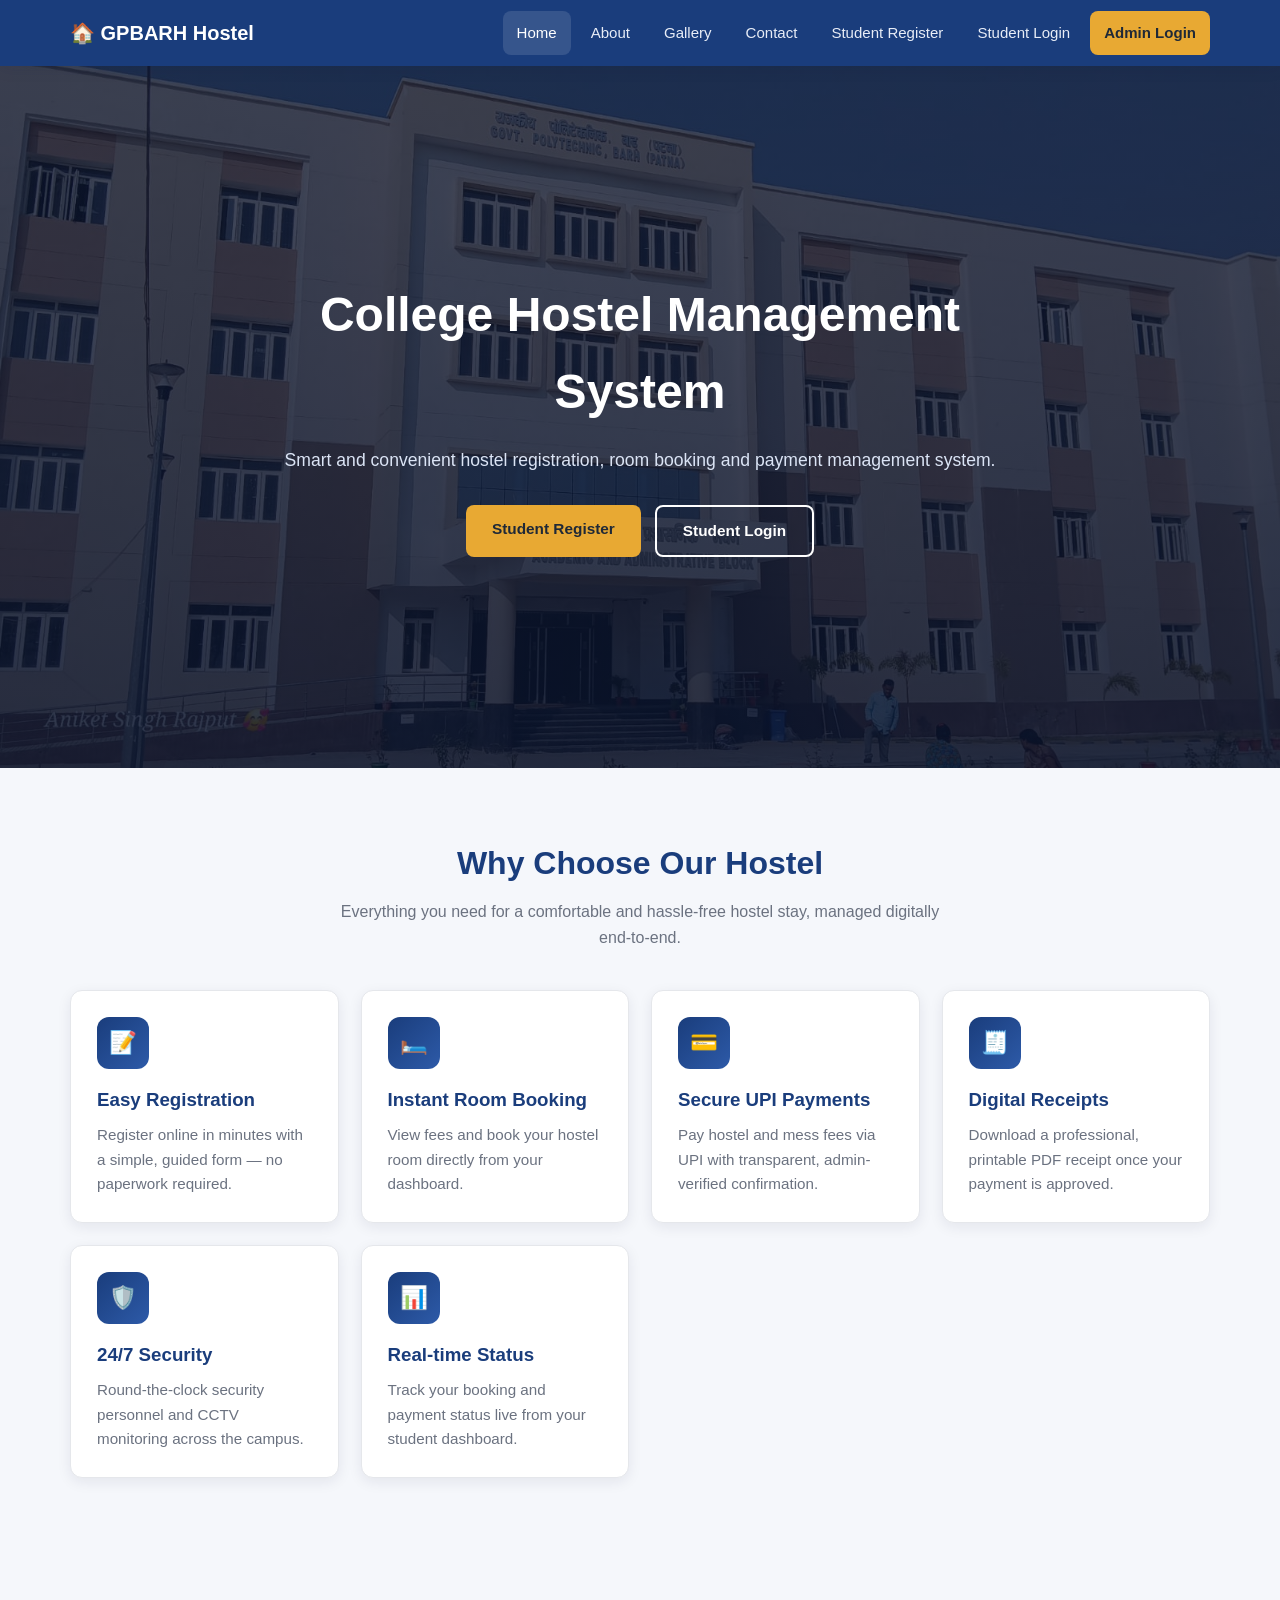
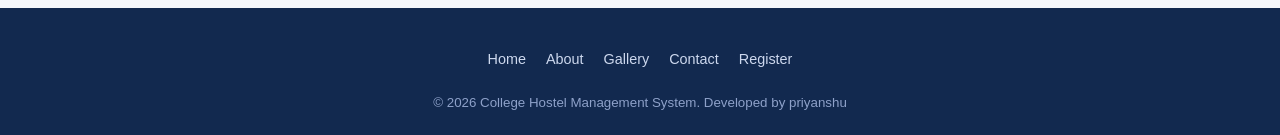
<file: index.html>
<!DOCTYPE html>
<html lang="en">
<head>
<meta charset="UTF-8">
<meta name="viewport" content="width=device-width, initial-scale=1.0">
<title>College Hostel Management System</title>
<link rel="stylesheet" href="css/style.css">
</head>
<body>

<nav class="navbar">
  <div class="container">
    <a href="index.html" class="nav-brand">🏠  GPBARH Hostel </a>
    <button class="hamburger" aria-label="Menu"><span></span><span></span><span></span></button>
    <div class="nav-links">
      <a href="index.html" class="active">Home</a>
      <a href="about.html">About</a>
      <a href="gallery.html">Gallery</a>
      <a href="contact.html">Contact</a>
      <a href="register.html">Student Register</a>
      <a href="login.html">Student Login</a>
      <a href="admin-login.html" class="btn-nav">Admin Login</a>
    </div>
  </div>
</nav>

<section class="hero" style="background-image: url('assets/images/m.1.jpeg');">
  <div class="hero-content">
    <h1>College Hostel Management System</h1>
    <p>Smart and convenient hostel registration, room booking and payment management system.</p>
    <div class="hero-buttons">
      <a href="register.html" class="btn btn-primary">Student Register</a>
      <a href="login.html" class="btn btn-outline">Student Login</a>
    </div>
  </div>
</section>

<section class="section">
  <div class="container">
    <h2 class="section-title">Why Choose Our Hostel</h2>
    <p class="section-subtitle">Everything you need for a comfortable and hassle-free hostel stay, managed digitally end-to-end.</p>
    <div class="grid">
      <div class="card">
        <div class="icon">📝</div>
        <h3>Easy Registration</h3>
        <p>Register online in minutes with a simple, guided form — no paperwork required.</p>
      </div>
      <div class="card">
        <div class="icon">🛏️</div>
        <h3>Instant Room Booking</h3>
        <p>View fees and book your hostel room directly from your dashboard.</p>
      </div>
      <div class="card">
        <div class="icon">💳</div>
        <h3>Secure UPI Payments</h3>
        <p>Pay hostel and mess fees via UPI with transparent, admin-verified confirmation.</p>
      </div>
      <div class="card">
        <div class="icon">🧾</div>
        <h3>Digital Receipts</h3>
        <p>Download a professional, printable PDF receipt once your payment is approved.</p>
      </div>
      <div class="card">
        <div class="icon">🛡️</div>
        <h3>24/7 Security</h3>
        <p>Round-the-clock security personnel and CCTV monitoring across the campus.</p>
      </div>
      <div class="card">
        <div class="icon">📊</div>
        <h3>Real-time Status</h3>
        <p>Track your booking and payment status live from your student dashboard.</p>
      </div>
    </div>
  </div>
</section>

<footer>
  <div class="foot-links">
    <a href="index.html">Home</a>
    <a href="about.html">About</a>
    <a href="gallery.html">Gallery</a>
    <a href="contact.html">Contact</a>
    <a href="register.html">Register</a>
  </div>
  <small>&copy; <span id="year"></span> College Hostel Management System. Developed by priyanshu</small>
</footer>

<script src="js/api.js"></script>
<script>document.getElementById("year").textContent = new Date().getFullYear();</script>
</body>
</html>
</file>
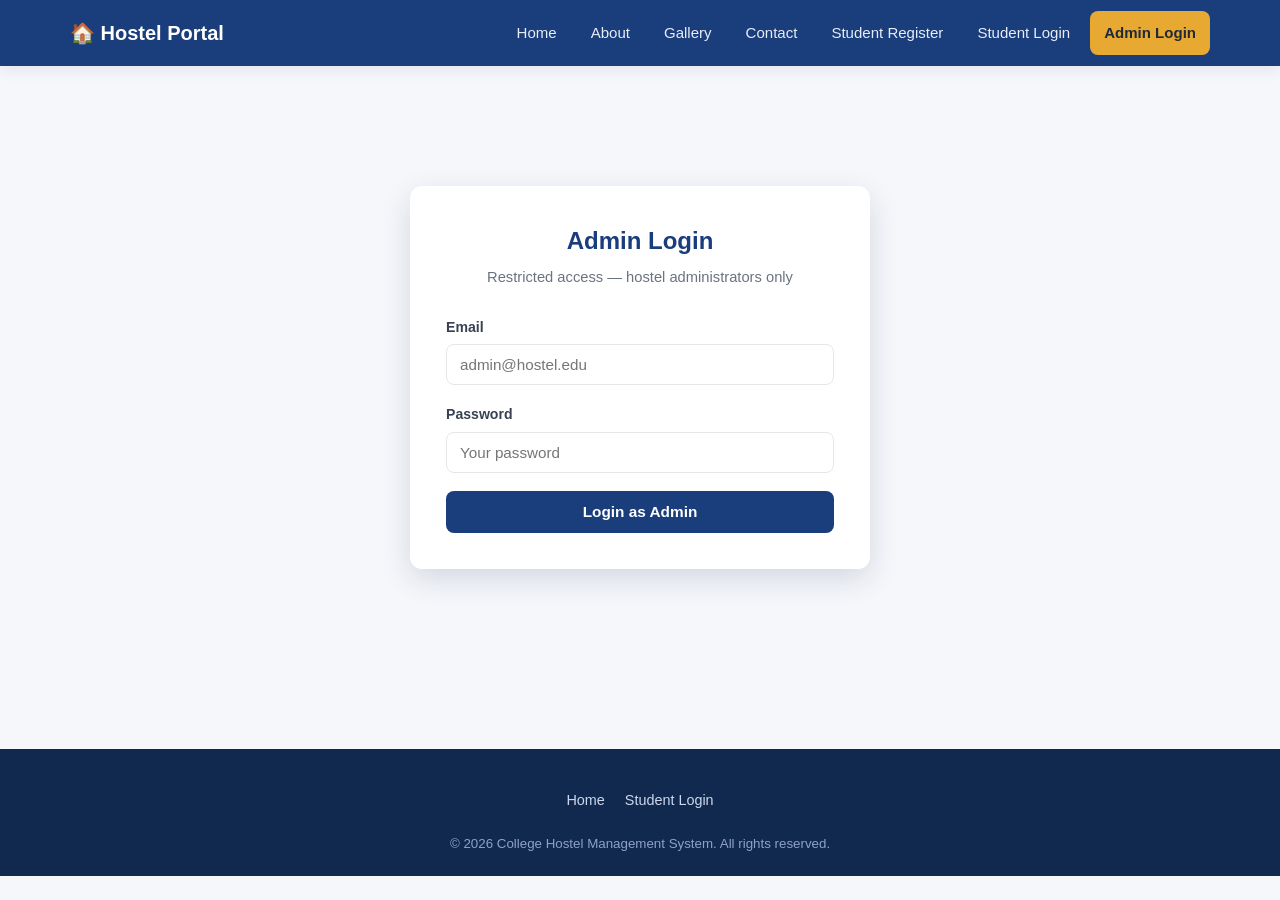
<file: admin-dashboard.html>
<!DOCTYPE html>
<html lang="en">
<head>
<meta charset="UTF-8">
<meta name="viewport" content="width=device-width, initial-scale=1.0">
<title>Admin Dashboard | College Hostel Management System</title>
<link rel="stylesheet" href="css/style.css">
</head>
<body>

<nav class="navbar">
  <div class="container">
    <a href="admin-dashboard.html" class="nav-brand">🏠 Hostel Portal — Admin</a>
    <button class="hamburger" aria-label="Menu"><span></span><span></span><span></span></button>
    <div class="nav-links">
      <span style="color:#fff; padding:10px 14px;" id="navAdminName">Admin</span>
      <a href="#" class="btn-nav" id="navLogout">Logout</a>
    </div>
  </div>
</nav>

<div class="dash-layout">
  <aside class="sidebar">
    <div class="side-title">Admin Menu</div>
    <a href="#" class="admin-nav-link active" data-view="overview">📊 Dashboard</a>
    <a href="#" class="admin-nav-link" data-view="students">🎓 Students</a>
    <a href="#" class="admin-nav-link" data-view="bookings">🛏️ Bookings</a>
    <a href="#" class="admin-nav-link" data-view="payments">💳 Payments</a>
    <a href="#" class="admin-nav-link" data-view="contact">✉️ Messages</a>
    <a href="#" class="admin-nav-link" data-view="gallery">🖼️ Gallery</a>
    <a href="#" class="admin-nav-link" data-view="settings">⚙️ Settings</a>
    <button class="logout-link" id="sideLogout">🚪 Logout</button>
  </aside>

  <main class="dash-main">

    <!-- OVERVIEW -->
    <section class="admin-view" id="view-overview">
      <div class="dash-header"><h1>Admin Dashboard</h1><p>Overview of hostel operations.</p></div>
      <div id="overviewLoading" class="spinner"></div>
      <div class="stat-cards hidden" id="statCards">
        <div class="stat-card"><div class="stat-value" id="statStudents">0</div><div class="stat-label">Total Students</div></div>
        <div class="stat-card"><div class="stat-value" id="statBookings">0</div><div class="stat-label">Total Bookings</div></div>
        <div class="stat-card"><div class="stat-value" id="statPending">0</div><div class="stat-label">Pending Payments</div></div>
        <div class="stat-card"><div class="stat-value" id="statApproved">0</div><div class="stat-label">Approved Payments</div></div>
        <div class="stat-card"><div class="stat-value" id="statRejected">0</div><div class="stat-label">Rejected Payments</div></div>
        <div class="stat-card"><div class="stat-value" id="statMessages">0</div><div class="stat-label">Contact Messages</div></div>
      </div>
    </section>

    <!-- STUDENTS -->
    <section class="admin-view hidden" id="view-students">
      <div class="dash-header"><h1>Students</h1><p>All registered students.</p></div>
      <div class="table-toolbar">
        <input type="text" id="studentSearch" placeholder="Search by name, reg no. or email">
        <select id="studentBranchFilter">
          <option value="">All Branches</option>
          <option value="AI & ML">AI & ML</option>
          <option value="Civil Engineering">Civil Engineering</option>
          <option value="Electronics Engineering">Electronics Engineering</option>
          <option value="Mechanical Engineering">Mechanical Engineering</option>
        </select>
        <select id="studentPaymentFilter">
          <option value="">All Payment Status</option>
          <option value="Pending">Pending</option>
          <option value="Approved">Approved</option>
          <option value="Rejected">Rejected</option>
          <option value="No Payment">No Payment</option>
        </select>
        <select id="studentBookingFilter">
          <option value="">All Booking Status</option>
          <option value="Pending">Pending</option>
          <option value="Confirmed">Confirmed</option>
          <option value="Rejected">Rejected</option>
          <option value="No Booking">No Booking</option>
        </select>
        <button class="btn btn-solid btn-sm" id="studentFilterBtn">Filter</button>
      </div>
      <div id="studentsLoading" class="spinner"></div>
      <div class="table-wrap hidden" id="studentsTableWrap">
        <table>
          <thead><tr><th>Name</th><th>Reg. No.</th><th>Email</th><th>Branch</th><th>Reg. Date</th><th>Hostel Status</th><th>Booking</th><th>Payment</th></tr></thead>
          <tbody id="studentsTableBody"></tbody>
        </table>
      </div>
      <div id="studentsEmpty" class="center-pad hidden">No students found.</div>
    </section>

    <!-- BOOKINGS -->
    <section class="admin-view hidden" id="view-bookings">
      <div class="dash-header"><h1>Bookings</h1><p>All room booking requests.</p></div>
      <div class="table-toolbar">
        <input type="text" id="bookingSearch" placeholder="Search by name or reg. no.">
        <select id="bookingStatusFilter">
          <option value="">All Status</option>
          <option value="Pending">Pending</option>
          <option value="Confirmed">Confirmed</option>
          <option value="Rejected">Rejected</option>
        </select>
        <button class="btn btn-solid btn-sm" id="bookingFilterBtn">Filter</button>
      </div>
      <div id="bookingsLoading" class="spinner"></div>
      <div class="table-wrap hidden" id="bookingsTableWrap">
        <table>
          <thead><tr><th>Student</th><th>Reg. No.</th><th>Branch</th><th>Hostel Fee</th><th>Mess Fee</th><th>Total</th><th>Date</th><th>Status</th><th>Actions</th></tr></thead>
          <tbody id="bookingsTableBody"></tbody>
        </table>
      </div>
      <div id="bookingsEmpty" class="center-pad hidden">No bookings found.</div>
    </section>

    <!-- PAYMENTS -->
    <section class="admin-view hidden" id="view-payments">
      <div class="dash-header"><h1>Payments</h1><p>Verify UTR numbers and approve/reject payments.</p></div>
      <div class="table-toolbar">
        <input type="text" id="paymentSearch" placeholder="Search by name, reg. no. or UTR">
        <select id="paymentStatusFilter">
          <option value="">All Status</option>
          <option value="Pending">Pending</option>
          <option value="Approved">Approved</option>
          <option value="Rejected">Rejected</option>
        </select>
        <button class="btn btn-solid btn-sm" id="paymentFilterBtn">Filter</button>
      </div>
      <div id="paymentsLoading" class="spinner"></div>
      <div class="table-wrap hidden" id="paymentsTableWrap">
        <table>
          <thead><tr><th>Student</th><th>Reg. No.</th><th>Branch</th><th>Amount</th><th>UTR No.</th><th>Date</th><th>Status</th><th>Actions</th></tr></thead>
          <tbody id="paymentsTableBody"></tbody>
        </table>
      </div>
      <div id="paymentsEmpty" class="center-pad hidden">No payments found.</div>
    </section>

    <!-- CONTACT MESSAGES -->
    <section class="admin-view hidden" id="view-contact">
      <div class="dash-header"><h1>Contact Messages</h1><p>Messages submitted through the Contact page.</p></div>
      <div id="contactLoading" class="spinner"></div>
      <div class="table-wrap hidden" id="contactTableWrap">
        <table>
          <thead><tr><th>Name</th><th>Email</th><th>Mobile</th><th>Message</th><th>Date</th></tr></thead>
          <tbody id="contactTableBody"></tbody>
        </table>
      </div>
      <div id="contactEmpty" class="center-pad hidden">No messages yet.</div>
    </section>

    <!-- GALLERY MANAGEMENT -->
    <section class="admin-view hidden" id="view-gallery">
      <div class="dash-header"><h1>Gallery Management</h1><p>Upload and manage hostel gallery images.</p></div>

      <div class="info-box">
        <h3>Upload New Image</h3>
        <div class="alert alert-error" id="galleryUploadError"></div>
        <form id="galleryUploadForm">
          <div class="form-row">
            <div class="form-group">
              <label for="galleryTitle">Image Title</label>
              <input type="text" id="galleryTitle" placeholder="e.g. Hostel Front View">
            </div>
            <div class="form-group">
              <label for="galleryFile">Image File</label>
              <input type="file" id="galleryFile" accept="image/*">
            </div>
          </div>
          <div class="form-group">
            <label for="galleryDesc">Caption / Description (optional)</label>
            <input type="text" id="galleryDesc" placeholder="Short description">
          </div>
          <button type="submit" class="btn btn-solid" id="galleryUploadBtn">Upload Image</button>
        </form>
      </div>

      <div id="galleryMgmtLoading" class="spinner"></div>
      <div class="gallery-grid" id="galleryMgmtGrid"></div>
      <div id="galleryMgmtEmpty" class="center-pad hidden">No images uploaded yet.</div>
    </section>

    <!-- SETTINGS -->
    <section class="admin-view hidden" id="view-settings">
      <div class="dash-header"><h1>Settings</h1><p>Configure college and hostel information.</p></div>
      <div id="settingsLoading" class="spinner"></div>
      <div class="info-box hidden" id="settingsBox">
        <div class="alert alert-success" id="settingsSuccess"></div>
        <div class="alert alert-error" id="settingsError"></div>
        <form id="settingsForm">
          <div class="form-row">
            <div class="form-group"><label for="collegeName">College Name</label><input type="text" id="collegeName"></div>
            <div class="form-group"><label for="hostelName">Hostel Name</label><input type="text" id="hostelName"></div>
          </div>
          <div class="form-row">
            <div class="form-group"><label for="hostelFee">Hostel Fee (₹)</label><input type="number" id="hostelFee" min="0"></div>
            <div class="form-group"><label for="messFee">Mess Fee (₹)</label><input type="number" id="messFee" min="0"></div>
          </div>
          <div class="form-row">
            <div class="form-group"><label for="upiId">College UPI ID</label><input type="text" id="upiId"></div>
            <div class="form-group"><label for="contactNumber">Contact Number</label><input type="text" id="contactNumber"></div>
          </div>
          <div class="form-row">
            <div class="form-group"><label for="settingsEmail">Contact Email</label><input type="email" id="settingsEmail"></div>
            <div class="form-group"><label for="address">Address</label><input type="text" id="address"></div>
          </div>
          <p style="color:var(--text-muted); font-size:0.85rem; margin-bottom:14px;">
            Logo, background image and QR code file uploads can be wired to the gallery upload endpoint or served as static assets — set their URLs below if hosted elsewhere.
          </p>
          <div class="form-row">
            <div class="form-group"><label for="logo">Logo URL</label><input type="text" id="logo" placeholder="/uploads/gallery/logo.png"></div>
            <div class="form-group"><label for="backgroundImage">Background Image URL</label><input type="text" id="backgroundImage"></div>
          </div>
          <div class="form-group"><label for="qrCode">UPI QR Code Image URL</label><input type="text" id="qrCode" placeholder="/uploads/gallery/qr.png"></div>
          <button type="submit" class="btn btn-solid" id="settingsSaveBtn">Save Settings</button>
        </form>
      </div>
    </section>

  </main>
</div>

<!-- Remark modal for approve/reject actions -->
<div class="modal-backdrop" id="remarkModal">
  <div class="modal-box">
    <h3 id="remarkModalTitle">Add Remark</h3>
    <div class="form-group">
      <label for="remarkInput">Remark (optional)</label>
      <textarea id="remarkInput" placeholder="e.g. UTR verified against bank statement"></textarea>
    </div>
    <div class="modal-actions">
      <button class="btn btn-outline" style="color:var(--primary); border-color:var(--primary);" id="remarkCancel">Cancel</button>
      <button class="btn btn-solid" id="remarkConfirm">Confirm</button>
    </div>
  </div>
</div>

<script src="js/api.js"></script>
<script src="js/admin.js"></script>
</body>
</html>
</file>
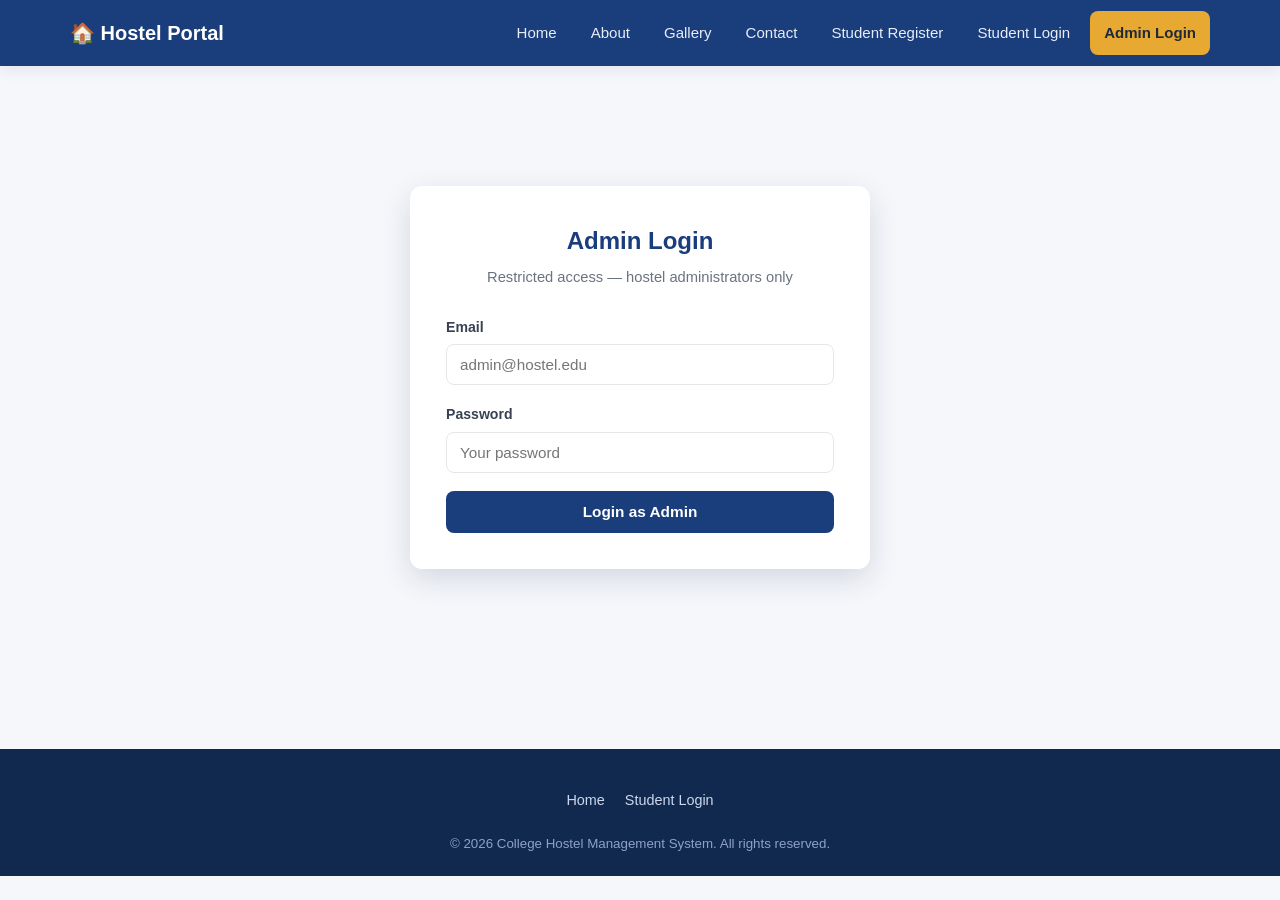
<file: admin-login.html>
<!DOCTYPE html>
<html lang="en">
<head>
<meta charset="UTF-8">
<meta name="viewport" content="width=device-width, initial-scale=1.0">
<title>Admin Login | College Hostel Management System</title>
<link rel="stylesheet" href="css/style.css">
</head>
<body>

<nav class="navbar">
  <div class="container">
    <a href="index.html" class="nav-brand">🏠 Hostel Portal</a>
    <button class="hamburger" aria-label="Menu"><span></span><span></span><span></span></button>
    <div class="nav-links">
      <a href="index.html">Home</a>
      <a href="about.html">About</a>
      <a href="gallery.html">Gallery</a>
      <a href="contact.html">Contact</a>
      <a href="register.html">Student Register</a>
      <a href="login.html">Student Login</a>
      <a href="admin-login.html" class="btn-nav active">Admin Login</a>
    </div>
  </div>
</nav>

<section class="section">
  <div class="container">
    <div class="form-wrap">
      <h2>Admin Login</h2>
      <p class="sub">Restricted access — hostel administrators only</p>

      <div class="alert alert-error" id="errorAlert"></div>

      <form id="adminLoginForm" novalidate>
        <div class="form-group">
          <label for="email">Email</label>
          <input type="email" id="email" placeholder="admin@hostel.edu">
          <div class="field-error" id="emailError"></div>
        </div>
        <div class="form-group">
          <label for="password">Password</label>
          <input type="password" id="password" placeholder="Your password">
          <div class="field-error" id="passwordError"></div>
        </div>
        <button type="submit" class="btn btn-solid btn-block" id="submitBtn">Login as Admin</button>
      </form>
    </div>
  </div>
</section>

<footer>
  <div class="foot-links">
    <a href="index.html">Home</a>
    <a href="login.html">Student Login</a>
  </div>
  <small>&copy; <span id="year"></span> College Hostel Management System. All rights reserved.</small>
</footer>

<script src="js/api.js"></script>
<script src="js/auth.js"></script>
<script>document.getElementById("year").textContent = new Date().getFullYear();</script>
</body>
</html>
</file>
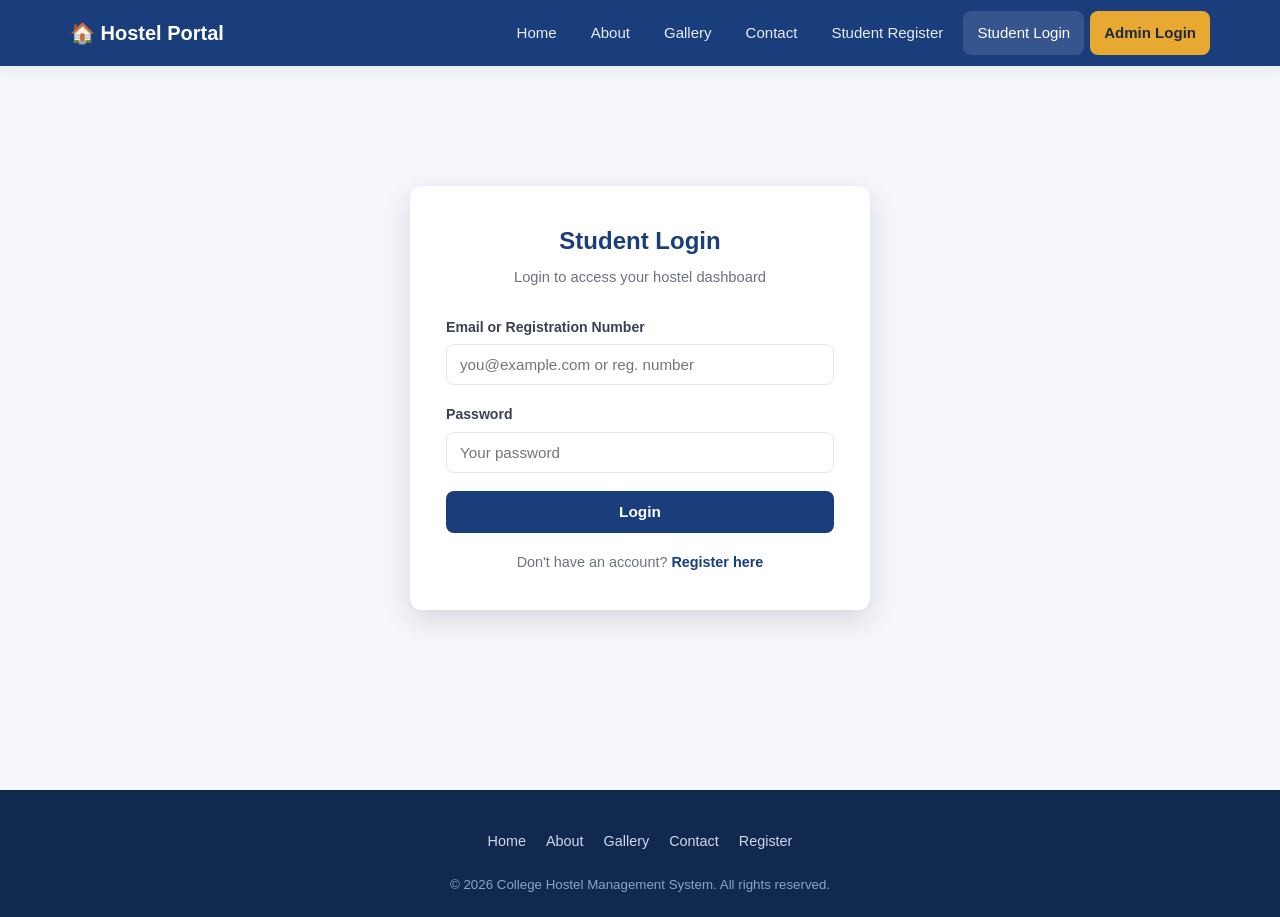
<file: booking.html>
<!DOCTYPE html>
<html lang="en">
<head>
<meta charset="UTF-8">
<meta name="viewport" content="width=device-width, initial-scale=1.0">
<title>Room Booking | College Hostel Management System</title>
<link rel="stylesheet" href="css/style.css">
</head>
<body>

<nav class="navbar">
  <div class="container">
    <a href="dashboard.html" class="nav-brand">🏠 Hostel Portal</a>
    <button class="hamburger" aria-label="Menu"><span></span><span></span><span></span></button>
    <div class="nav-links">
      <span style="color:#fff; padding:10px 14px;" id="navStudentName">Student</span>
      <a href="#" class="btn-nav" id="navLogout">Logout</a>
    </div>
  </div>
</nav>

<div class="dash-layout">
  <aside class="sidebar">
    <div class="side-title">Menu</div>
    <a href="dashboard.html">📊 Dashboard</a>
    <a href="booking.html" class="active">🛏️ Room Book</a>
    <a href="payment.html">💳 Payment</a>
    <a href="payment-status.html">📋 Booking Status</a>
    <a href="receipt.html">🧾 Receipt</a>
    <a href="profile.html">👤 Profile</a>
    <button class="logout-link" id="sideLogout">🚪 Logout</button>
  </aside>

  <main class="dash-main">
    <div class="dash-header">
      <h1>Room Booking</h1>
      <p>Review your details and fees, then proceed to payment.</p>
    </div>

    <div id="bookingLoading" class="spinner"></div>

    <div id="alreadyBooked" class="alert alert-info hidden"></div>

    <div id="bookingContent" class="hidden">
      <div class="summary-box">
        <h3 style="color:var(--primary); margin-bottom:16px;">Booking Summary</h3>
        <div class="summary-row"><span>Student Name</span><span id="bName">-</span></div>
        <div class="summary-row"><span>Registration Number</span><span id="bReg">-</span></div>
        <div class="summary-row"><span>Branch</span><span id="bBranch">-</span></div>
        <div class="summary-row"><span>Hostel Fee</span><span id="bHostelFee">-</span></div>
        <div class="summary-row"><span>Mess Fee</span><span id="bMessFee">-</span></div>
        <div class="summary-row total"><span>Total Amount</span><span id="bTotal">-</span></div>

        <button class="btn btn-solid btn-block" id="proceedBtn" style="margin-top:20px;">Proceed to Payment</button>
      </div>
    </div>
  </main>
</div>

<div class="modal-backdrop" id="confirmModal">
  <div class="modal-box">
    <h3>Confirm Booking</h3>
    <p>You're about to book a hostel room for the total amount shown. Continue to payment?</p>
    <div class="modal-actions">
      <button class="btn btn-outline" style="color:var(--primary); border-color:var(--primary);" id="cancelConfirm">Cancel</button>
      <button class="btn btn-solid" id="confirmBooking">Confirm & Continue</button>
    </div>
  </div>
</div>

<script src="js/api.js"></script>
<script src="js/dashboard.js"></script>
<script src="js/booking.js"></script>
</body>
</html>
</file>
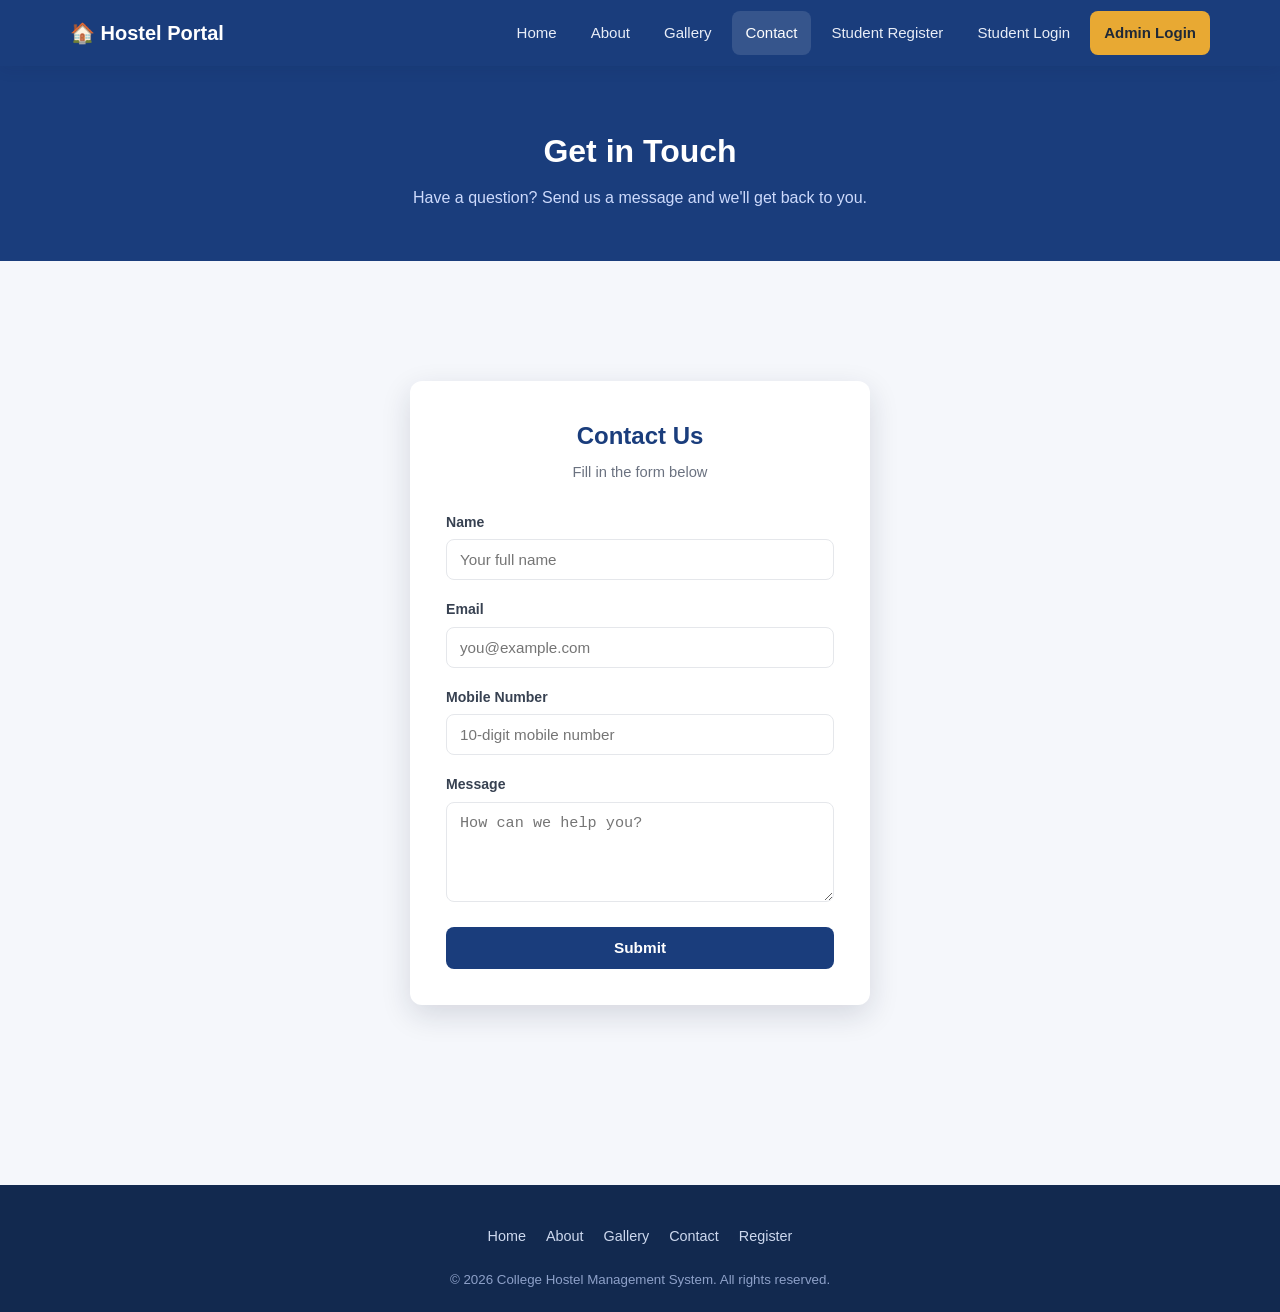
<file: contact.html>
<!DOCTYPE html>
<html lang="en">
<head>
<meta charset="UTF-8">
<meta name="viewport" content="width=device-width, initial-scale=1.0">
<title>Contact | College Hostel Management System</title>
<link rel="stylesheet" href="css/style.css">
</head>
<body>

<nav class="navbar">
  <div class="container">
    <a href="index.html" class="nav-brand">🏠 Hostel Portal</a>
    <button class="hamburger" aria-label="Menu"><span></span><span></span><span></span></button>
    <div class="nav-links">
      <a href="index.html">Home</a>
      <a href="about.html">About</a>
      <a href="gallery.html">Gallery</a>
      <a href="contact.html" class="active">Contact</a>
      <a href="register.html">Student Register</a>
      <a href="login.html">Student Login</a>
      <a href="admin-login.html" class="btn-nav">Admin Login</a>
    </div>
  </div>
</nav>

<div class="page-hero">
  <h1>Get in Touch</h1>
  <p>Have a question? Send us a message and we'll get back to you.</p>
</div>

<section class="section">
  <div class="container">
    <div class="form-wrap">
      <h2>Contact Us</h2>
      <p class="sub">Fill in the form below</p>

      <div class="alert alert-success" id="successAlert"></div>
      <div class="alert alert-error" id="errorAlert"></div>

      <form id="contactForm" novalidate>
        <div class="form-group">
          <label for="name">Name</label>
          <input type="text" id="name" name="name" placeholder="Your full name">
          <div class="field-error" id="nameError"></div>
        </div>
        <div class="form-group">
          <label for="email">Email</label>
          <input type="email" id="email" name="email" placeholder="you@example.com">
          <div class="field-error" id="emailError"></div>
        </div>
        <div class="form-group">
          <label for="mobile">Mobile Number</label>
          <input type="tel" id="mobile" name="mobile" placeholder="10-digit mobile number">
          <div class="field-error" id="mobileError"></div>
        </div>
        <div class="form-group">
          <label for="message">Message</label>
          <textarea id="message" name="message" placeholder="How can we help you?"></textarea>
          <div class="field-error" id="messageError"></div>
        </div>
        <button type="submit" class="btn btn-solid btn-block" id="submitBtn">Submit</button>
      </form>
    </div>
  </div>
</section>

<footer>
  <div class="foot-links">
    <a href="index.html">Home</a>
    <a href="about.html">About</a>
    <a href="gallery.html">Gallery</a>
    <a href="contact.html">Contact</a>
    <a href="register.html">Register</a>
  </div>
  <small>&copy; <span id="year"></span> College Hostel Management System. All rights reserved.</small>
</footer>

<script src="js/api.js"></script>
<script>
document.getElementById("year").textContent = new Date().getFullYear();

const form = document.getElementById("contactForm");
const successAlert = document.getElementById("successAlert");
const errorAlert = document.getElementById("errorAlert");

function clearErrors() {
  document.querySelectorAll(".field-error").forEach(el => { el.classList.remove("show"); el.textContent = ""; });
  successAlert.classList.remove("show");
  errorAlert.classList.remove("show");
}

function fieldError(id, msg) {
  const el = document.getElementById(id + "Error");
  el.textContent = msg;
  el.classList.add("show");
}

form.addEventListener("submit", async (e) => {
  e.preventDefault();
  clearErrors();

  const name = document.getElementById("name").value.trim();
  const email = document.getElementById("email").value.trim();
  const mobile = document.getElementById("mobile").value.trim();
  const message = document.getElementById("message").value.trim();

  let valid = true;
  if (!name) { fieldError("name", "Name is required."); valid = false; }
  if (!/^[^\s@]+@[^\s@]+\.[^\s@]+$/.test(email)) { fieldError("email", "Please enter a valid email address."); valid = false; }
  if (!/^[0-9]{10}$/.test(mobile)) { fieldError("mobile", "Please enter a valid 10-digit mobile number."); valid = false; }
  if (!message) { fieldError("message", "Message is required."); valid = false; }
  if (!valid) return;

  const btn = document.getElementById("submitBtn");
  btn.disabled = true;
  btn.textContent = "Sending...";

  const res = await api.post("/contact", { name, email, mobile, message }, false);

  btn.disabled = false;
  btn.textContent = "Submit";

  if (res.success) {
    successAlert.textContent = res.message || "Your message has been sent successfully.";
    successAlert.classList.add("show");
    form.reset();
  } else {
    errorAlert.textContent = res.message || "Something went wrong. Please try again.";
    errorAlert.classList.add("show");
  }
});
</script>
</body>
</html>
</file>
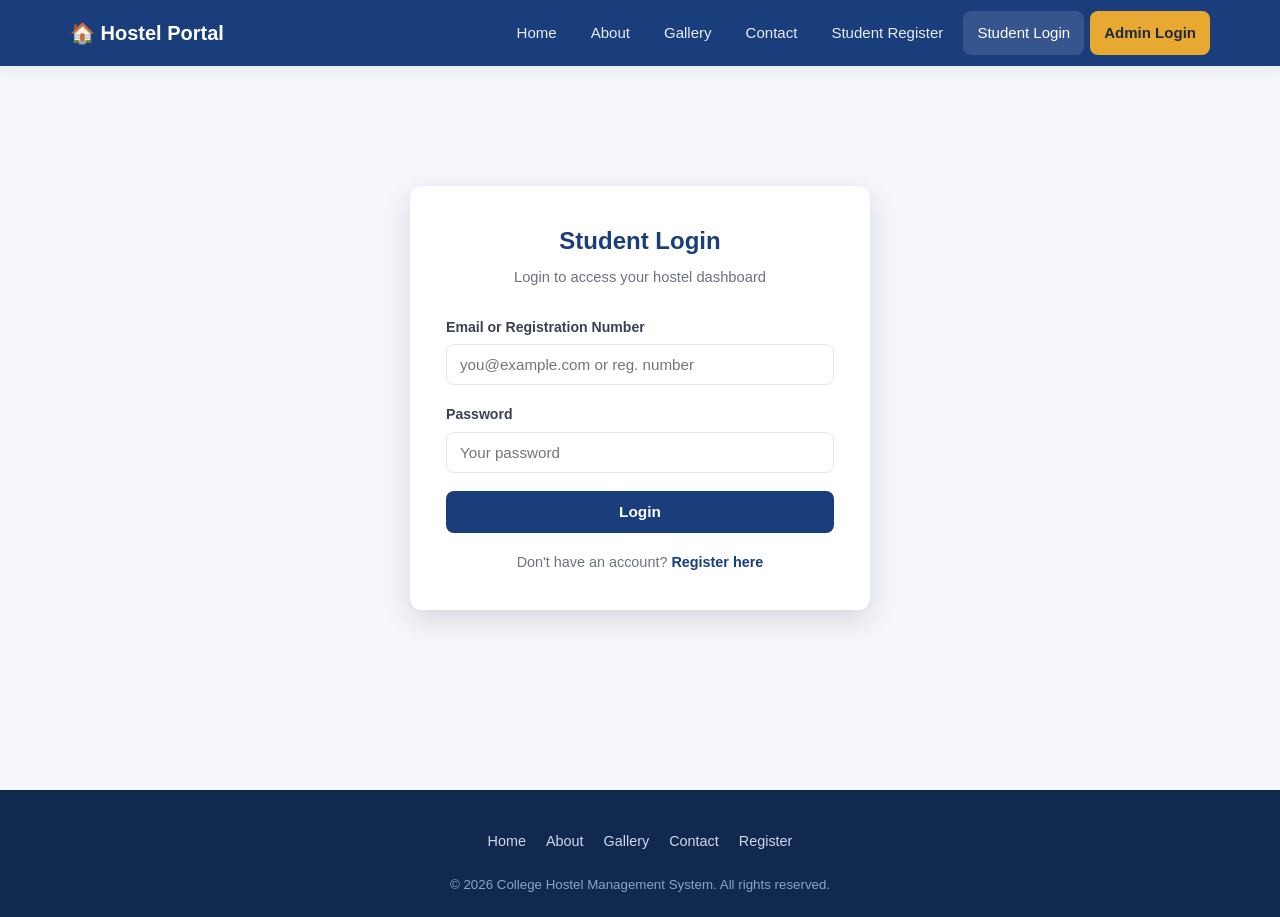
<file: dashboard.html>
<!DOCTYPE html>
<html lang="en">
<head>
<meta charset="UTF-8">
<meta name="viewport" content="width=device-width, initial-scale=1.0">
<title>Student Dashboard | College Hostel Management System</title>
<link rel="stylesheet" href="css/style.css">
</head>
<body>

<nav class="navbar">
  <div class="container">
    <a href="dashboard.html" class="nav-brand">🏠 Hostel Portal</a>
    <button class="hamburger" aria-label="Menu"><span></span><span></span><span></span></button>
    <div class="nav-links">
      <span style="color:#fff; padding:10px 14px;" id="navStudentName">Student</span>
      <a href="#" class="btn-nav" id="navLogout">Logout</a>
    </div>
  </div>
</nav>

<div class="dash-layout">
  <aside class="sidebar">
    <div class="side-title">Menu</div>
    <a href="dashboard.html" class="active">📊 Dashboard</a>
    <a href="booking.html">🛏️ Room Book</a>
    <a href="payment.html">💳 Payment</a>
    <a href="payment-status.html">📋 Booking Status</a>
    <a href="receipt.html">🧾 Receipt</a>
    <a href="profile.html">👤 Profile</a>
    <button class="logout-link" id="sideLogout">🚪 Logout</button>
  </aside>

  <main class="dash-main">
    <div class="dash-header">
      <h1>Welcome, <span id="welcomeName">Student</span></h1>
      <p>Here's an overview of your hostel status.</p>
    </div>

    <div id="dashLoading" class="spinner"></div>

    <div id="dashContent" class="hidden">
      <div class="info-box">
        <h3>Your Details</h3>
        <div class="info-grid">
          <div class="info-item"><div class="label">Student Name</div><div class="value" id="infoName">-</div></div>
          <div class="info-item"><div class="label">Registration Number</div><div class="value" id="infoReg">-</div></div>
          <div class="info-item"><div class="label">Email</div><div class="value" id="infoEmail">-</div></div>
          <div class="info-item"><div class="label">Branch</div><div class="value" id="infoBranch">-</div></div>
        </div>
      </div>

      <div class="info-box">
        <h3>Status Overview</h3>
        <div class="info-grid">
          <div class="info-item"><div class="label">Hostel Status</div><div class="value"><span class="badge" id="hostelStatus">-</span></div></div>
          <div class="info-item"><div class="label">Room / Booking Status</div><div class="value"><span class="badge" id="bookingStatus">-</span></div></div>
          <div class="info-item"><div class="label">Payment Status</div><div class="value"><span class="badge" id="paymentStatus">-</span></div></div>
        </div>
      </div>

      <div class="grid" style="grid-template-columns: repeat(auto-fit, minmax(200px, 1fr));">
        <a href="booking.html" class="card" style="text-align:center;">
          <div class="icon" style="margin:0 auto 14px;">🛏️</div>
          <h3>Book a Room</h3>
          <p>View fees and book your hostel room.</p>
        </a>
        <a href="payment.html" class="card" style="text-align:center;">
          <div class="icon" style="margin:0 auto 14px;">💳</div>
          <h3>Make Payment</h3>
          <p>Pay via UPI and submit your UTR.</p>
        </a>
        <a href="receipt.html" class="card" style="text-align:center;">
          <div class="icon" style="margin:0 auto 14px;">🧾</div>
          <h3>Download Receipt</h3>
          <p>Get your receipt after approval.</p>
        </a>
      </div>
    </div>
  </main>
</div>

<script src="js/api.js"></script>
<script src="js/dashboard.js"></script>
</body>
</html>
</file>
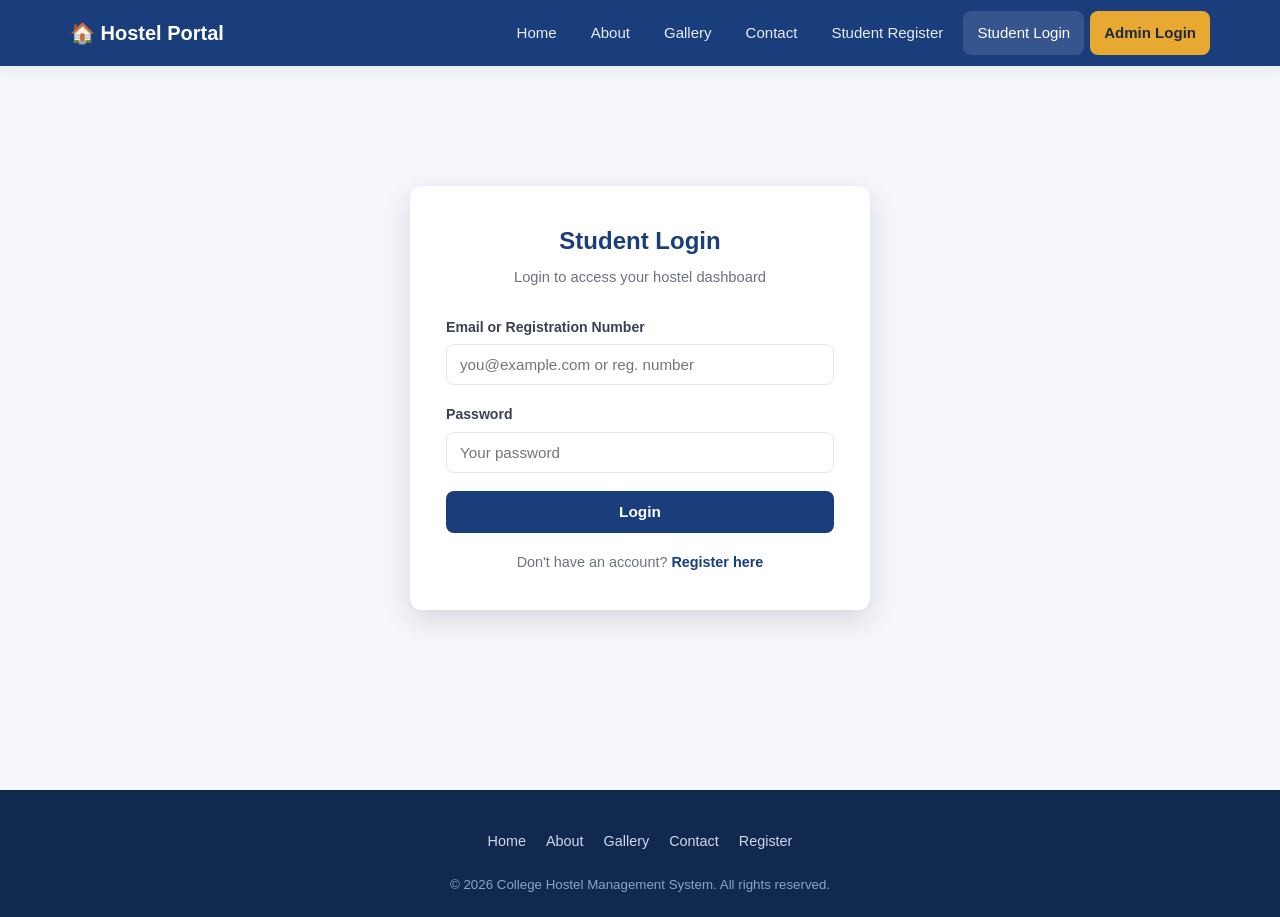
<file: login.html>
<!DOCTYPE html>
<html lang="en">
<head>
<meta charset="UTF-8">
<meta name="viewport" content="width=device-width, initial-scale=1.0">
<title>Student Login | College Hostel Management System</title>
<link rel="stylesheet" href="css/style.css">
</head>
<body>

<nav class="navbar">
  <div class="container">
    <a href="index.html" class="nav-brand">🏠 Hostel Portal</a>
    <button class="hamburger" aria-label="Menu"><span></span><span></span><span></span></button>
    <div class="nav-links">
      <a href="index.html">Home</a>
      <a href="about.html">About</a>
      <a href="gallery.html">Gallery</a>
      <a href="contact.html">Contact</a>
      <a href="register.html">Student Register</a>
      <a href="login.html" class="active">Student Login</a>
      <a href="admin-login.html" class="btn-nav">Admin Login</a>
    </div>
  </div>
</nav>

<section class="section">
  <div class="container">
    <div class="form-wrap">
      <h2>Student Login</h2>
      <p class="sub">Login to access your hostel dashboard</p>

      <div class="alert alert-error" id="errorAlert"></div>

      <form id="loginForm" novalidate>
        <div class="form-group">
          <label for="identifier">Email or Registration Number</label>
          <input type="text" id="identifier" placeholder="you@example.com or reg. number">
          <div class="field-error" id="identifierError"></div>
        </div>
        <div class="form-group">
          <label for="password">Password</label>
          <input type="password" id="password" placeholder="Your password">
          <div class="field-error" id="passwordError"></div>
        </div>
        <button type="submit" class="btn btn-solid btn-block" id="submitBtn">Login</button>
      </form>

      <div class="form-footer">
        Don't have an account? <a href="register.html" style="color:var(--primary); font-weight:600;">Register here</a>
      </div>
    </div>
  </div>
</section>

<footer>
  <div class="foot-links">
    <a href="index.html">Home</a>
    <a href="about.html">About</a>
    <a href="gallery.html">Gallery</a>
    <a href="contact.html">Contact</a>
    <a href="register.html">Register</a>
  </div>
  <small>&copy; <span id="year"></span> College Hostel Management System. All rights reserved.</small>
</footer>

<script src="js/api.js"></script>
<script src="js/auth.js"></script>
<script>document.getElementById("year").textContent = new Date().getFullYear();</script>
</body>
</html>
</file>
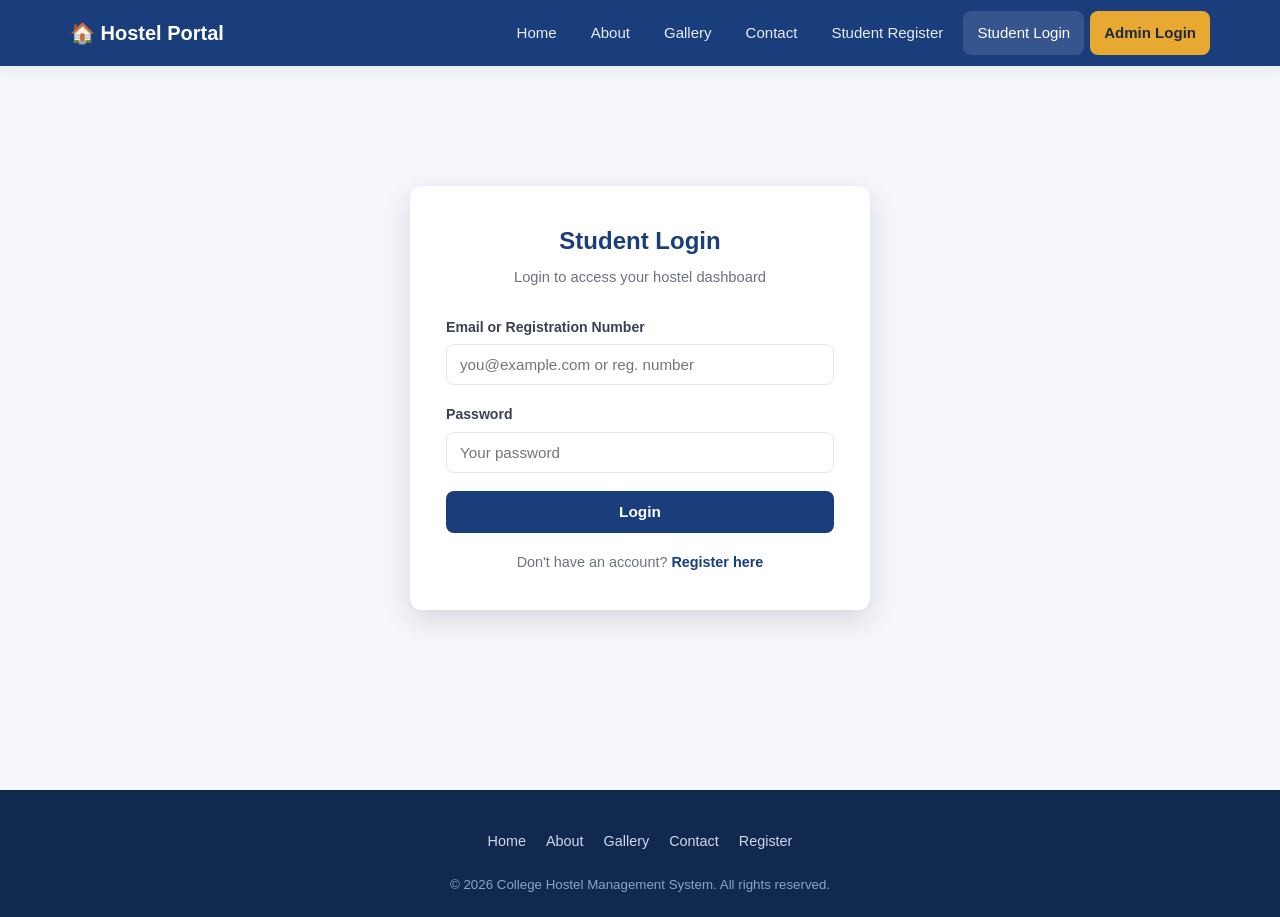
<file: payment-status.html>
<!DOCTYPE html>
<html lang="en">
<head>
<meta charset="UTF-8">
<meta name="viewport" content="width=device-width, initial-scale=1.0">
<title>Booking Status | College Hostel Management System</title>
<link rel="stylesheet" href="css/style.css">
</head>
<body>

<nav class="navbar">
  <div class="container">
    <a href="dashboard.html" class="nav-brand">🏠 Hostel Portal</a>
    <button class="hamburger" aria-label="Menu"><span></span><span></span><span></span></button>
    <div class="nav-links">
      <span style="color:#fff; padding:10px 14px;" id="navStudentName">Student</span>
      <a href="#" class="btn-nav" id="navLogout">Logout</a>
    </div>
  </div>
</nav>

<div class="dash-layout">
  <aside class="sidebar">
    <div class="side-title">Menu</div>
    <a href="dashboard.html">📊 Dashboard</a>
    <a href="booking.html">🛏️ Room Book</a>
    <a href="payment.html">💳 Payment</a>
    <a href="payment-status.html" class="active">📋 Booking Status</a>
    <a href="receipt.html">🧾 Receipt</a>
    <a href="profile.html">👤 Profile</a>
    <button class="logout-link" id="sideLogout">🚪 Logout</button>
  </aside>

  <main class="dash-main">
    <div class="dash-header">
      <h1>Booking & Payment Status</h1>
      <p>Track the progress of your room booking and payment.</p>
    </div>

    <div id="statusLoading" class="spinner"></div>
    <div id="noBookingMsg" class="alert alert-info hidden"></div>

    <div id="statusContent" class="hidden">
      <div class="info-box">
        <h3>Booking</h3>
        <div class="info-grid">
          <div class="info-item"><div class="label">Hostel Fee</div><div class="value" id="sHostelFee">-</div></div>
          <div class="info-item"><div class="label">Mess Fee</div><div class="value" id="sMessFee">-</div></div>
          <div class="info-item"><div class="label">Total Amount</div><div class="value" id="sTotal">-</div></div>
          <div class="info-item"><div class="label">Booking Date</div><div class="value" id="sBookingDate">-</div></div>
          <div class="info-item"><div class="label">Booking Status</div><div class="value"><span class="badge" id="sBookingStatus">-</span></div></div>
          <div class="info-item"><div class="label">Admin Remark</div><div class="value" id="sBookingRemark">-</div></div>
        </div>
      </div>

      <div class="info-box" id="paymentBox">
        <h3>Payment</h3>
        <div id="noPaymentMsg" class="center-pad hidden">No payment submitted yet.</div>
        <div class="info-grid" id="paymentInfoGrid">
          <div class="info-item"><div class="label">Amount</div><div class="value" id="sAmount">-</div></div>
          <div class="info-item"><div class="label">UTR Number</div><div class="value" id="sUtr">-</div></div>
          <div class="info-item"><div class="label">Payment Date</div><div class="value" id="sPaymentDate">-</div></div>
          <div class="info-item"><div class="label">Payment Status</div><div class="value"><span class="badge" id="sPaymentStatus">-</span></div></div>
          <div class="info-item"><div class="label">Admin Remark</div><div class="value" id="sPaymentRemark">-</div></div>
        </div>
        <div id="retryPaymentWrap" class="hidden" style="margin-top:18px;">
          <a href="payment.html" class="btn btn-solid">Re-submit Payment</a>
        </div>
      </div>
    </div>
  </main>
</div>

<script src="js/api.js"></script>
<script src="js/dashboard.js"></script>
<script>
(async function loadStatus() {
  const loading = document.getElementById("statusLoading");
  const content = document.getElementById("statusContent");
  const noBookingMsg = document.getElementById("noBookingMsg");

  const bookingRes = await api.get("/bookings/my-booking");
  const paymentRes = await api.get("/payments/my-payment");

  loading.classList.add("hidden");

  if (!bookingRes.success || !bookingRes.data) {
    noBookingMsg.classList.remove("hidden");
    noBookingMsg.innerHTML = `You don't have a booking yet. <a href="booking.html" style="color:var(--primary); font-weight:600;">Book a room</a> to get started.`;
    return;
  }

  content.classList.remove("hidden");
  const booking = bookingRes.data;
  const payment = paymentRes.success ? paymentRes.data : null;

  document.getElementById("sHostelFee").textContent = currency(booking.hostelFee);
  document.getElementById("sMessFee").textContent = currency(booking.messFee);
  document.getElementById("sTotal").textContent = currency(booking.totalAmount);
  document.getElementById("sBookingDate").textContent = formatDateTime(booking.createdAt);
  const bStatusEl = document.getElementById("sBookingStatus");
  bStatusEl.textContent = booking.bookingStatus;
  bStatusEl.className = "badge " + badgeClass(booking.bookingStatus);
  document.getElementById("sBookingRemark").textContent = booking.adminRemark || "-";

  if (!payment) {
    document.getElementById("noPaymentMsg").classList.remove("hidden");
    document.getElementById("paymentInfoGrid").classList.add("hidden");
  } else {
    document.getElementById("sAmount").textContent = currency(payment.amount);
    document.getElementById("sUtr").textContent = payment.utrNumber;
    document.getElementById("sPaymentDate").textContent = formatDateTime(payment.paymentDate);
    const pStatusEl = document.getElementById("sPaymentStatus");
    pStatusEl.textContent = payment.paymentStatus;
    pStatusEl.className = "badge " + badgeClass(payment.paymentStatus);
    document.getElementById("sPaymentRemark").textContent = payment.adminRemark || "-";

    if (payment.paymentStatus === "Rejected") {
      document.getElementById("retryPaymentWrap").classList.remove("hidden");
    }
  }
})();
</script>
</body>
</html>
</file>
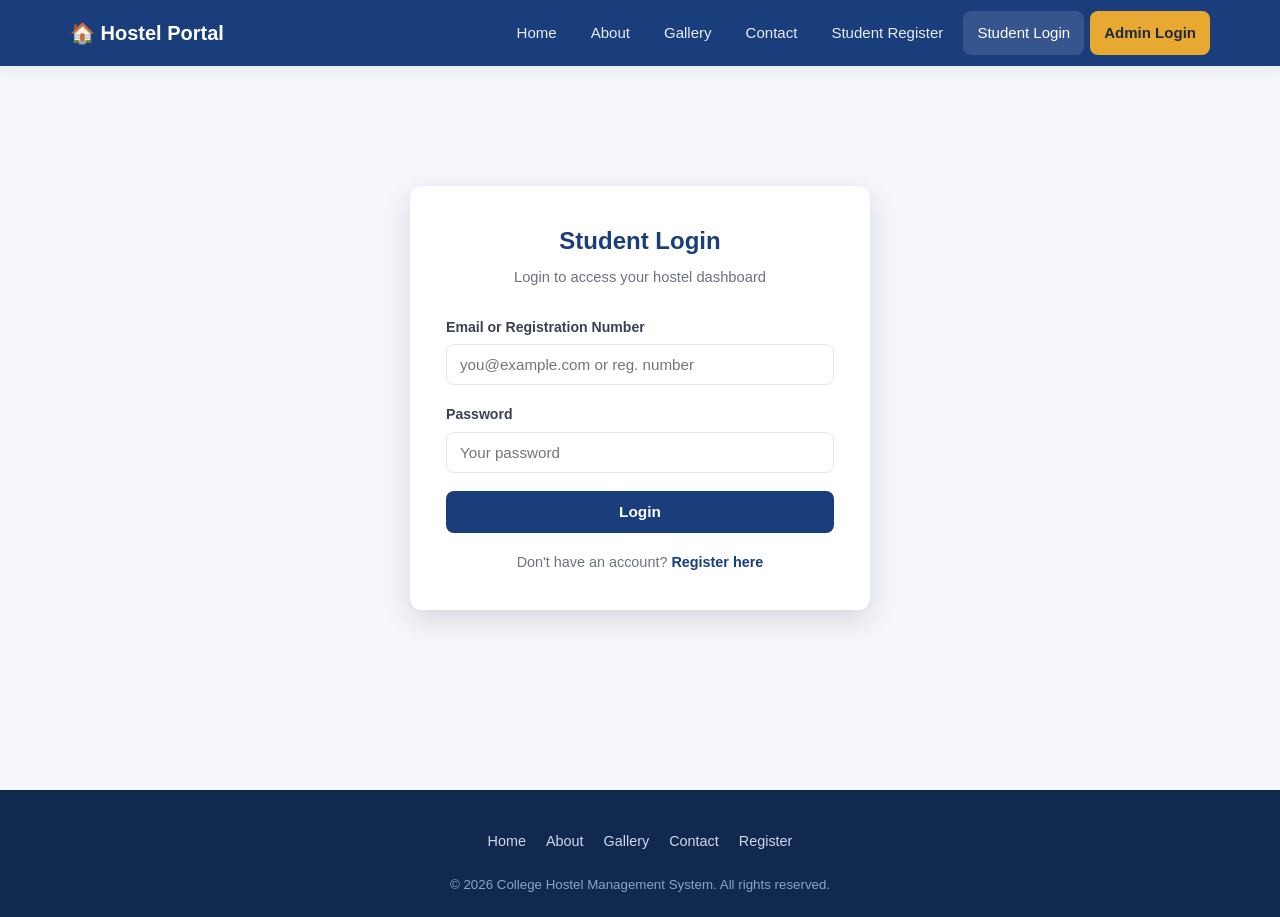
<file: profile.html>
<!DOCTYPE html>
<html lang="en">
<head>
<meta charset="UTF-8">
<meta name="viewport" content="width=device-width, initial-scale=1.0">
<title>Profile | College Hostel Management System</title>
<link rel="stylesheet" href="css/style.css">
</head>
<body>

<nav class="navbar">
  <div class="container">
    <a href="dashboard.html" class="nav-brand">🏠 Hostel Portal</a>
    <button class="hamburger" aria-label="Menu"><span></span><span></span><span></span></button>
    <div class="nav-links">
      <span style="color:#fff; padding:10px 14px;" id="navStudentName">Student</span>
      <a href="#" class="btn-nav" id="navLogout">Logout</a>
    </div>
  </div>
</nav>

<div class="dash-layout">
  <aside class="sidebar">
    <div class="side-title">Menu</div>
    <a href="dashboard.html">📊 Dashboard</a>
    <a href="booking.html">🛏️ Room Book</a>
    <a href="payment.html">💳 Payment</a>
    <a href="payment-status.html">📋 Booking Status</a>
    <a href="receipt.html">🧾 Receipt</a>
    <a href="profile.html" class="active">👤 Profile</a>
    <button class="logout-link" id="sideLogout">🚪 Logout</button>
  </aside>

  <main class="dash-main">
    <div class="dash-header">
      <h1>My Profile</h1>
      <p>Your registered account details.</p>
    </div>

    <div id="profileLoading" class="spinner"></div>

    <div id="profileContent" class="info-box hidden">
      <h3>Account Information</h3>
      <div class="info-grid">
        <div class="info-item"><div class="label">Full Name</div><div class="value" id="pName">-</div></div>
        <div class="info-item"><div class="label">Registration Number</div><div class="value" id="pReg">-</div></div>
        <div class="info-item"><div class="label">Email</div><div class="value" id="pEmail">-</div></div>
        <div class="info-item"><div class="label">Mobile</div><div class="value" id="pMobile">-</div></div>
        <div class="info-item"><div class="label">Branch</div><div class="value" id="pBranch">-</div></div>
        <div class="info-item"><div class="label">Hostel Status</div><div class="value" id="pStatus">-</div></div>
      </div>
    </div>
  </main>
</div>

<script src="js/api.js"></script>
<script src="js/dashboard.js"></script>
<script>
(async function loadProfile() {
  const res = await api.get("/student/profile");
  document.getElementById("profileLoading").classList.add("hidden");
  if (!res.success) {
    showToast(res.message || "Could not load profile.", "error");
    return;
  }
  const s = res.data;
  document.getElementById("profileContent").classList.remove("hidden");
  document.getElementById("pName").textContent = s.name;
  document.getElementById("pReg").textContent = s.registrationNumber;
  document.getElementById("pEmail").textContent = s.email;
  document.getElementById("pMobile").textContent = s.mobile || "-";
  document.getElementById("pBranch").textContent = s.branch;
  document.getElementById("pStatus").textContent = s.hostelStatus;
})();
</script>
</body>
</html>
</file>
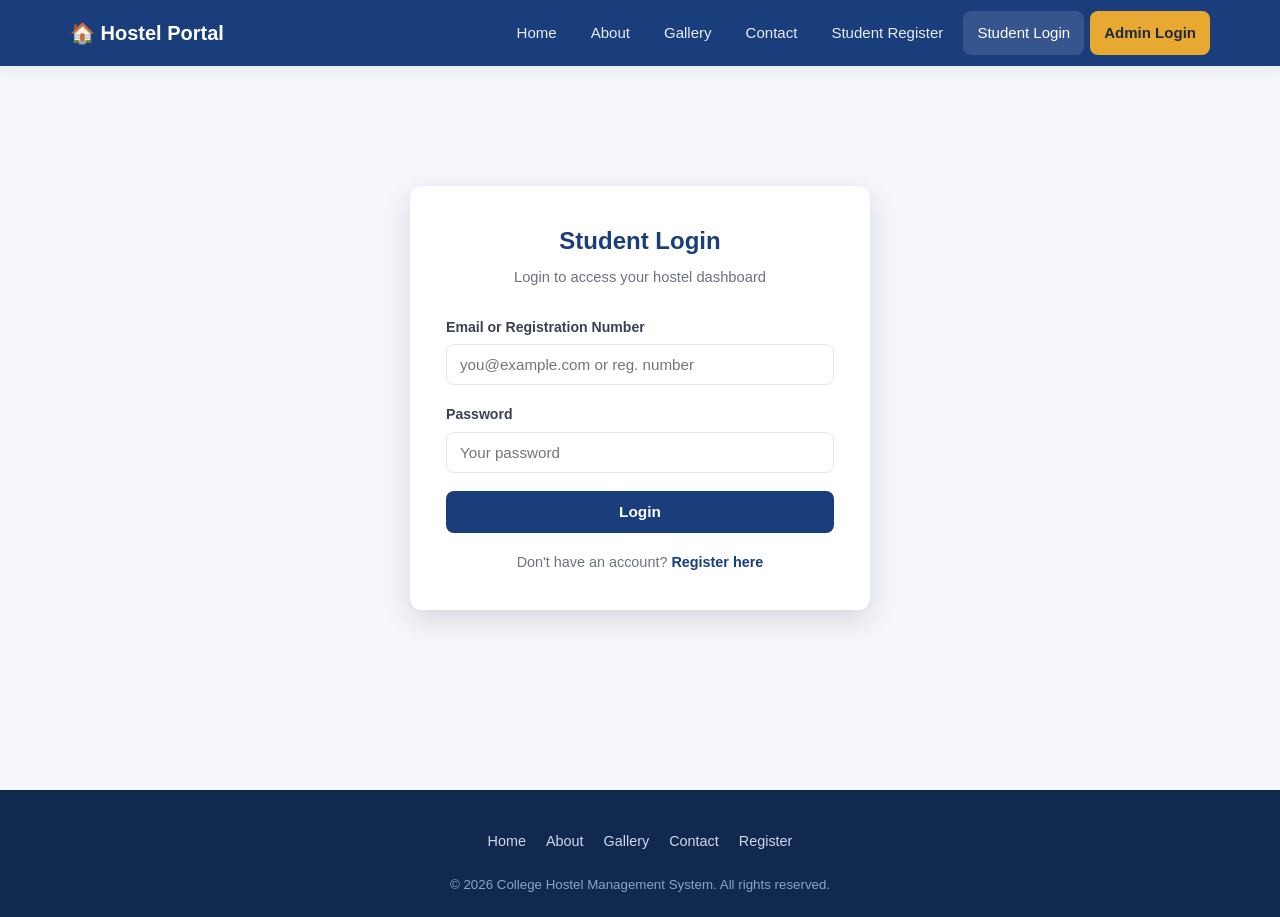
<file: receipt.html>
<!DOCTYPE html>
<html lang="en">
<head>
<meta charset="UTF-8">
<meta name="viewport" content="width=device-width, initial-scale=1.0">
<title>Receipt | College Hostel Management System</title>
<link rel="stylesheet" href="css/style.css">
</head>
<body>

<nav class="navbar">
  <div class="container">
    <a href="dashboard.html" class="nav-brand">🏠 Hostel Portal</a>
    <button class="hamburger" aria-label="Menu"><span></span><span></span><span></span></button>
    <div class="nav-links">
      <span style="color:#fff; padding:10px 14px;" id="navStudentName">Student</span>
      <a href="#" class="btn-nav" id="navLogout">Logout</a>
    </div>
  </div>
</nav>

<div class="dash-layout">
  <aside class="sidebar">
    <div class="side-title">Menu</div>
    <a href="dashboard.html">📊 Dashboard</a>
    <a href="booking.html">🛏️ Room Book</a>
    <a href="payment.html">💳 Payment</a>
    <a href="payment-status.html">📋 Booking Status</a>
    <a href="receipt.html" class="active">🧾 Receipt</a>
    <a href="profile.html">👤 Profile</a>
    <button class="logout-link" id="sideLogout">🚪 Logout</button>
  </aside>

  <main class="dash-main">
    <div class="dash-header">
      <h1>Receipt</h1>
      <p>Download your official payment receipt after admin approval.</p>
    </div>

    <div id="receiptLoading" class="spinner"></div>
    <div id="receiptMsg" class="alert alert-info hidden"></div>

    <div id="receiptContent" class="hidden">
      <div class="summary-box" style="text-align:center;">
        <div class="icon" style="margin:0 auto 16px; width:60px; height:60px; font-size:1.8rem;">🧾</div>
        <h3 style="color:var(--primary); margin-bottom:8px;">Receipt Number: <span id="receiptNum">-</span></h3>
        <p style="color:var(--text-muted); margin-bottom:20px;">Your payment has been approved. You can download your official receipt below.</p>
        <button class="btn btn-success" id="downloadBtn">⬇ Download Receipt (PDF)</button>
      </div>
    </div>
  </main>
</div>

<script src="js/api.js"></script>
<script src="js/dashboard.js"></script>
<script>
(async function loadReceipt() {
  const loading = document.getElementById("receiptLoading");
  const msg = document.getElementById("receiptMsg");
  const content = document.getElementById("receiptContent");

  const res = await api.get("/payments/my-payment");
  loading.classList.add("hidden");

  if (!res.success || !res.data) {
    msg.classList.remove("hidden");
    msg.innerHTML = `No payment found. Please complete <a href="booking.html" style="color:var(--primary); font-weight:600;">booking</a> and <a href="payment.html" style="color:var(--primary); font-weight:600;">payment</a> first.`;
    return;
  }

  const payment = res.data;

  if (payment.paymentStatus !== "Approved") {
    msg.classList.remove("hidden");
    msg.textContent = `Your receipt will be available once the admin approves your payment. Current status: ${payment.paymentStatus}.`;
    return;
  }

  content.classList.remove("hidden");
  document.getElementById("receiptNum").textContent = payment.receiptNumber || "-";

  document.getElementById("downloadBtn").addEventListener("click", async () => {
    const btn = document.getElementById("downloadBtn");
    btn.disabled = true;
    btn.textContent = "Preparing...";

    try {
      const response = await fetch(`${API_BASE_URL}/receipt/${payment._id}`, {
        headers: { Authorization: `Bearer ${Auth.getToken()}` },
      });
      if (!response.ok) {
        const data = await response.json().catch(() => ({}));
        showToast(data.message || "Could not generate receipt.", "error");
      } else {
        const blob = await response.blob();
        const url = window.URL.createObjectURL(blob);
        const a = document.createElement("a");
        a.href = url;
        a.download = `Receipt-${payment.receiptNumber}.pdf`;
        document.body.appendChild(a);
        a.click();
        a.remove();
        window.URL.revokeObjectURL(url);
      }
    } catch (err) {
      showToast("Unable to reach the server. Please try again.", "error");
    }

    btn.disabled = false;
    btn.textContent = "⬇ Download Receipt (PDF)";
  });
})();
</script>
</body>
</html>
</file>
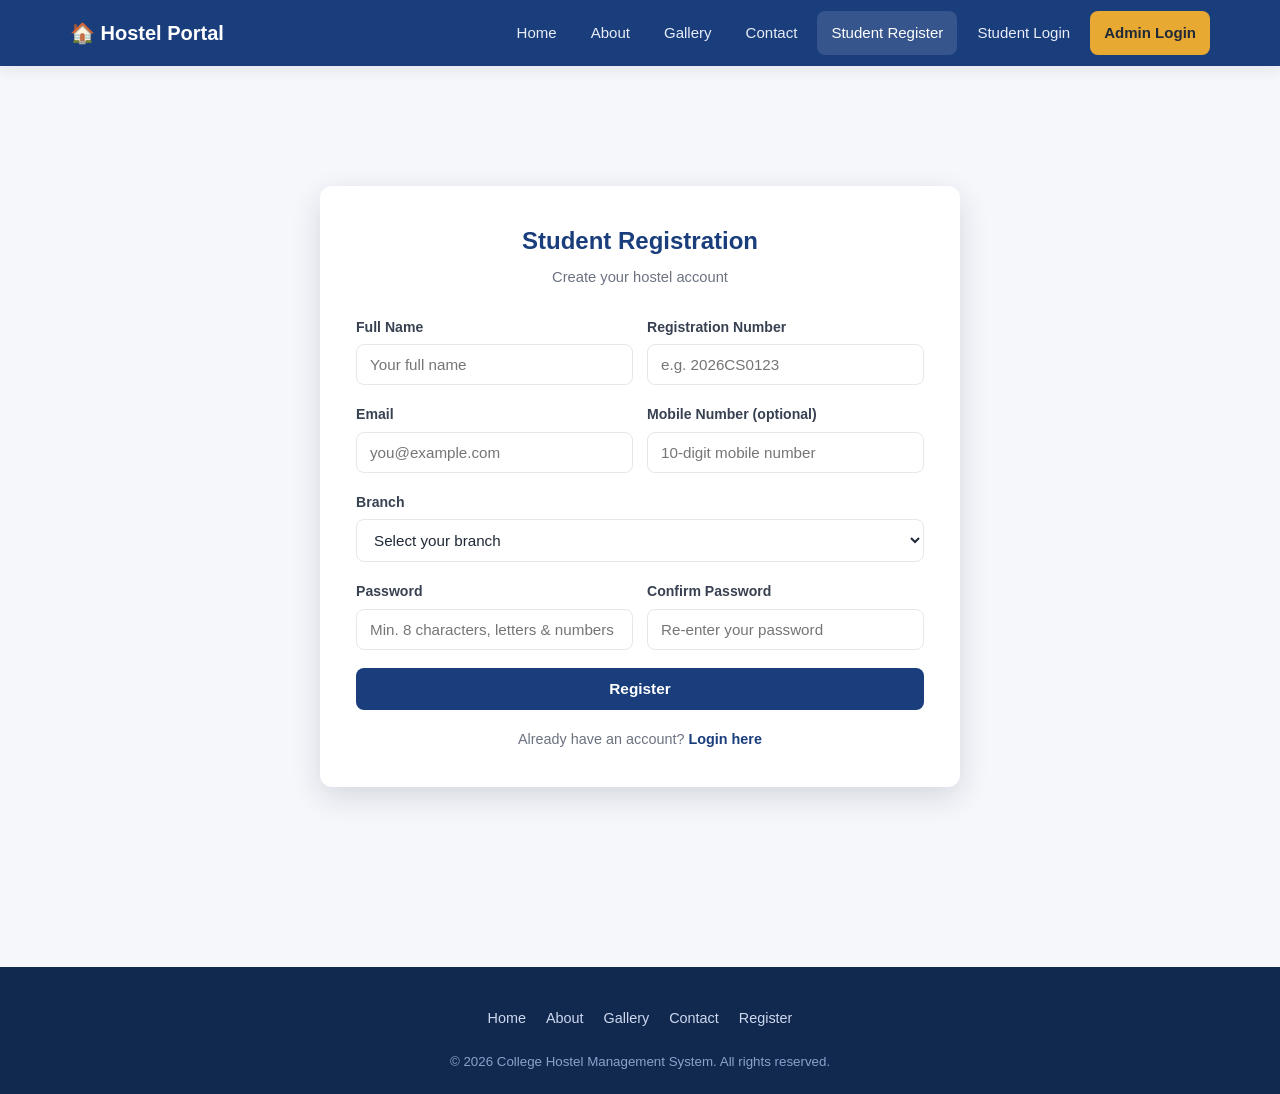
<file: register.html>
<!DOCTYPE html>
<html lang="en">
<head>
<meta charset="UTF-8">
<meta name="viewport" content="width=device-width, initial-scale=1.0">
<title>Student Register | College Hostel Management System</title>
<link rel="stylesheet" href="css/style.css">
</head>
<body>

<nav class="navbar">
  <div class="container">
    <a href="index.html" class="nav-brand">🏠 Hostel Portal</a>
    <button class="hamburger" aria-label="Menu"><span></span><span></span><span></span></button>
    <div class="nav-links">
      <a href="index.html">Home</a>
      <a href="about.html">About</a>
      <a href="gallery.html">Gallery</a>
      <a href="contact.html">Contact</a>
      <a href="register.html" class="active">Student Register</a>
      <a href="login.html">Student Login</a>
      <a href="admin-login.html" class="btn-nav">Admin Login</a>
    </div>
  </div>
</nav>

<section class="section">
  <div class="container">
    <div class="form-wrap wide">
      <h2>Student Registration</h2>
      <p class="sub">Create your hostel account</p>

      <div class="alert alert-success" id="successAlert"></div>
      <div class="alert alert-error" id="errorAlert"></div>

      <form id="registerForm" novalidate>
        <div class="form-row">
          <div class="form-group">
            <label for="name">Full Name</label>
            <input type="text" id="name" placeholder="Your full name">
            <div class="field-error" id="nameError"></div>
          </div>
          <div class="form-group">
            <label for="registrationNumber">Registration Number</label>
            <input type="text" id="registrationNumber" placeholder="e.g. 2026CS0123">
            <div class="field-error" id="registrationNumberError"></div>
          </div>
        </div>

        <div class="form-row">
          <div class="form-group">
            <label for="email">Email</label>
            <input type="email" id="email" placeholder="you@example.com">
            <div class="field-error" id="emailError"></div>
          </div>
          <div class="form-group">
            <label for="mobile">Mobile Number (optional)</label>
            <input type="tel" id="mobile" placeholder="10-digit mobile number">
            <div class="field-error" id="mobileError"></div>
          </div>
        </div>

        <div class="form-group">
          <label for="branch">Branch</label>
          <select id="branch">
            <option value="">Select your branch</option>
            <option value="AI & ML">AI & ML</option>
            <option value="Civil Engineering">Civil Engineering</option>
            <option value="Electronics Engineering">Electronics Engineering</option>
            <option value="Mechanical Engineering">Mechanical Engineering</option>
          </select>
          <div class="field-error" id="branchError"></div>
        </div>

        <div class="form-row">
          <div class="form-group">
            <label for="password">Password</label>
            <input type="password" id="password" placeholder="Min. 8 characters, letters & numbers">
            <div class="field-error" id="passwordError"></div>
          </div>
          <div class="form-group">
            <label for="confirmPassword">Confirm Password</label>
            <input type="password" id="confirmPassword" placeholder="Re-enter your password">
            <div class="field-error" id="confirmPasswordError"></div>
          </div>
        </div>

        <button type="submit" class="btn btn-solid btn-block" id="submitBtn">Register</button>
      </form>

      <div class="form-footer">
        Already have an account? <a href="login.html" style="color:var(--primary); font-weight:600;">Login here</a>
      </div>
    </div>
  </div>
</section>

<footer>
  <div class="foot-links">
    <a href="index.html">Home</a>
    <a href="about.html">About</a>
    <a href="gallery.html">Gallery</a>
    <a href="contact.html">Contact</a>
    <a href="register.html">Register</a>
  </div>
  <small>&copy; <span id="year"></span> College Hostel Management System. All rights reserved.</small>
</footer>

<script src="js/api.js"></script>
<script src="js/auth.js"></script>
<script>document.getElementById("year").textContent = new Date().getFullYear();</script>
</body>
</html>
</file>
<file: css/style.css>
/* ===== Design tokens ===== */
:root {
  --primary: #1a3d7c;
  --primary-dark: #12294f;
  --primary-light: #2d5aa8;
  --accent: #e8a933;
  --success: #1e8e5a;
  --danger: #c0392b;
  --warning: #d68910;
  --bg: #f5f7fb;
  --card-bg: #ffffff;
  --text: #1f2937;
  --text-muted: #6b7280;
  --border: #e5e7eb;
  --radius: 12px;
  --shadow: 0 4px 14px rgba(20, 30, 60, 0.08);
  --shadow-lg: 0 10px 30px rgba(20, 30, 60, 0.14);
}

* { box-sizing: border-box; margin: 0; padding: 0; }

body {
  font-family: "Segoe UI", Roboto, Helvetica, Arial, sans-serif;
  background: var(--bg);
  color: var(--text);
  line-height: 1.6;
}

a { text-decoration: none; color: inherit; }
ul { list-style: none; }
img { max-width: 100%; display: block; }
button { font-family: inherit; cursor: pointer; }

.container {
  max-width: 1180px;
  margin: 0 auto;
  padding: 0 20px;
}

/* ===== Navbar ===== */
.navbar {
  position: sticky;
  top: 0;
  z-index: 1000;
  background: var(--primary);
  box-shadow: var(--shadow);
}
.navbar .container {
  display: flex;
  align-items: center;
  justify-content: space-between;
  height: 66px;
}
.nav-brand {
  color: #fff;
  font-size: 1.25rem;
  font-weight: 700;
  display: flex;
  align-items: center;
  gap: 8px;
}
.nav-links {
  display: flex;
  gap: 6px;
  align-items: center;
}
.nav-links a {
  color: #e8edf7;
  padding: 10px 14px;
  border-radius: 8px;
  font-size: 0.94rem;
  transition: background 0.2s, color 0.2s;
}
.nav-links a:hover, .nav-links a.active {
  background: rgba(255,255,255,0.12);
  color: #fff;
}
.nav-links a.btn-nav {
  background: var(--accent);
  color: #1f2937;
  font-weight: 600;
}
.nav-links a.btn-nav:hover { background: #f0b94a; }
.hamburger {
  display: none;
  flex-direction: column;
  gap: 5px;
  background: none;
  border: none;
  padding: 8px;
}
.hamburger span {
  width: 26px;
  height: 3px;
  background: #fff;
  border-radius: 2px;
}

@media (max-width: 900px) {
  .hamburger { display: flex; }
  .nav-links {
    position: absolute;
    top: 66px;
    left: 0;
    right: 0;
    background: var(--primary-dark);
    flex-direction: column;
    align-items: stretch;
    padding: 10px;
    display: none;
    gap: 2px;
  }
  .nav-links.open { display: flex; }
  .nav-links a { padding: 14px; }
}

/* ===== Hero ===== */
.hero {
  position: relative;
  min-height: 78vh;
  display: flex;
  align-items: center;
  justify-content: center;
  text-align: center;
  background-size: cover;
  background-position: center;
  color: #fff;
  padding: 40px 20px;
}
.hero::before {
  content: "";
  position: absolute;
  inset: 0;
  background: linear-gradient(180deg, rgba(10,20,45,0.75), rgba(10,20,45,0.85));
}
.hero-content { position: relative; z-index: 1; max-width: 720px; }
.hero-content h1 {
  font-size: clamp(1.9rem, 4vw, 3rem);
  font-weight: 800;
  margin-bottom: 16px;
}
.hero-content p {
  font-size: 1.1rem;
  color: #dbe4f5;
  margin-bottom: 30px;
}
.hero-buttons { display: flex; gap: 14px; justify-content: center; flex-wrap: wrap; }

/* ===== Buttons ===== */
.btn {
  display: inline-block;
  padding: 12px 26px;
  border-radius: 8px;
  font-weight: 600;
  border: none;
  font-size: 0.96rem;
  transition: transform 0.15s, box-shadow 0.15s, background 0.2s;
}
.btn:hover { transform: translateY(-2px); box-shadow: var(--shadow); }
.btn-primary { background: var(--accent); color: #1f2937; }
.btn-outline { background: transparent; color: #fff; border: 2px solid #fff; }
.btn-solid { background: var(--primary); color: #fff; }
.btn-success { background: var(--success); color: #fff; }
.btn-danger { background: var(--danger); color: #fff; }
.btn-block { width: 100%; text-align: center; }
.btn-sm { padding: 7px 14px; font-size: 0.85rem; }
.btn:disabled { opacity: 0.6; cursor: not-allowed; transform: none; }

/* ===== Sections ===== */
.section { padding: 70px 0; }
.section-title {
  text-align: center;
  font-size: 2rem;
  font-weight: 800;
  color: var(--primary);
  margin-bottom: 10px;
}
.section-subtitle {
  text-align: center;
  color: var(--text-muted);
  max-width: 620px;
  margin: 0 auto 40px;
}

/* ===== Cards grid ===== */
.grid {
  display: grid;
  gap: 22px;
  grid-template-columns: repeat(auto-fit, minmax(240px, 1fr));
}
.card {
  background: var(--card-bg);
  border-radius: var(--radius);
  padding: 26px;
  box-shadow: var(--shadow);
  transition: transform 0.2s, box-shadow 0.2s;
  border: 1px solid var(--border);
}
.card:hover { transform: translateY(-4px); box-shadow: var(--shadow-lg); }
.card .icon {
  width: 52px; height: 52px;
  display: flex; align-items: center; justify-content: center;
  background: linear-gradient(135deg, var(--primary), var(--primary-light));
  border-radius: 12px;
  color: #fff;
  font-size: 1.4rem;
  margin-bottom: 16px;
}
.card h3 { margin-bottom: 8px; color: var(--primary); }
.card p { color: var(--text-muted); font-size: 0.95rem; }

/* ===== Forms ===== */
.form-wrap {
  max-width: 460px;
  margin: 50px auto;
  background: var(--card-bg);
  padding: 36px;
  border-radius: var(--radius);
  box-shadow: var(--shadow-lg);
}
.form-wrap.wide { max-width: 640px; }
.form-wrap h2 { color: var(--primary); margin-bottom: 6px; text-align: center; }
.form-wrap .sub { text-align: center; color: var(--text-muted); margin-bottom: 26px; font-size: 0.92rem; }
.form-group { margin-bottom: 18px; }
.form-group label { display: block; font-size: 0.88rem; font-weight: 600; margin-bottom: 6px; color: #374151; }
.form-group input, .form-group select, .form-group textarea {
  width: 100%;
  padding: 11px 13px;
  border: 1.5px solid var(--border);
  border-radius: 8px;
  font-size: 0.95rem;
  transition: border-color 0.2s;
  background: #fff;
  color: var(--text);
}
.form-group input:focus, .form-group select:focus, .form-group textarea:focus {
  outline: none;
  border-color: var(--primary-light);
}
.form-group textarea { resize: vertical; min-height: 100px; }
.form-row { display: grid; grid-template-columns: 1fr 1fr; gap: 14px; }
@media (max-width: 560px) { .form-row { grid-template-columns: 1fr; } }
.form-footer { text-align: center; margin-top: 18px; font-size: 0.9rem; color: var(--text-muted); }
.field-error { color: var(--danger); font-size: 0.8rem; margin-top: 4px; display: none; }
.field-error.show { display: block; }

/* ===== Alerts / toasts ===== */
.alert {
  padding: 13px 16px;
  border-radius: 8px;
  font-size: 0.9rem;
  margin-bottom: 16px;
  display: none;
}
.alert.show { display: block; }
.alert-success { background: #e5f7ee; color: var(--success); border: 1px solid #b8ecd2; }
.alert-error { background: #fdecea; color: var(--danger); border: 1px solid #f5c6c0; }
.alert-info { background: #e8f1fd; color: var(--primary); border: 1px solid #c3d9f7; }

.toast-container {
  position: fixed;
  top: 20px;
  right: 20px;
  z-index: 3000;
  display: flex;
  flex-direction: column;
  gap: 10px;
}
.toast {
  min-width: 240px;
  max-width: 340px;
  padding: 14px 18px;
  border-radius: 10px;
  color: #fff;
  box-shadow: var(--shadow-lg);
  animation: slideIn 0.25s ease;
  font-size: 0.9rem;
}
.toast.success { background: var(--success); }
.toast.error { background: var(--danger); }
.toast.info { background: var(--primary); }
@keyframes slideIn { from { transform: translateX(30px); opacity: 0; } to { transform: translateX(0); opacity: 1; } }

/* ===== Status badges ===== */
.badge {
  display: inline-block;
  padding: 4px 12px;
  border-radius: 20px;
  font-size: 0.78rem;
  font-weight: 700;
}
.badge-pending, .badge-applied { background: #fdf1da; color: var(--warning); }
.badge-approved, .badge-confirmed, .badge-allotted { background: #e0f5e9; color: var(--success); }
.badge-rejected { background: #fbe0dd; color: var(--danger); }
.badge-none, .badge-notapplied { background: #eef0f3; color: var(--text-muted); }

/* ===== Dashboard layout ===== */
.dash-layout { display: grid; grid-template-columns: 250px 1fr; min-height: calc(100vh - 66px); }
.sidebar {
  background: var(--primary-dark);
  color: #fff;
  padding: 26px 0;
}
.sidebar .side-title { padding: 0 22px 20px; font-size: 0.8rem; text-transform: uppercase; letter-spacing: 1px; color: #9db3d9; }
.sidebar a, .sidebar button.logout-link {
  display: flex;
  align-items: center;
  gap: 10px;
  padding: 13px 22px;
  color: #d7e2f5;
  font-size: 0.94rem;
  border-left: 3px solid transparent;
  width: 100%;
  background: none;
  border-top: none; border-right: none; border-bottom: none;
  text-align: left;
}
.sidebar a:hover, .sidebar a.active, .sidebar button.logout-link:hover {
  background: rgba(255,255,255,0.06);
  border-left-color: var(--accent);
  color: #fff;
}
.dash-main { padding: 30px; }
@media (max-width: 820px) {
  .dash-layout { grid-template-columns: 1fr; }
  .sidebar { display: flex; overflow-x: auto; padding: 10px; }
  .sidebar .side-title { display: none; }
  .sidebar a, .sidebar button.logout-link { white-space: nowrap; border-left: none; border-bottom: 3px solid transparent; }
  .sidebar a.active, .sidebar a:hover { border-bottom-color: var(--accent); border-left-color: transparent; }
}

.dash-header { margin-bottom: 24px; }
.dash-header h1 { color: var(--primary); font-size: 1.6rem; }
.dash-header p { color: var(--text-muted); }

.stat-cards { display: grid; grid-template-columns: repeat(auto-fit, minmax(190px, 1fr)); gap: 18px; margin-bottom: 30px; }
.stat-card {
  background: var(--card-bg);
  border-radius: var(--radius);
  padding: 20px;
  box-shadow: var(--shadow);
  border-left: 4px solid var(--primary);
}
.stat-card .stat-value { font-size: 1.7rem; font-weight: 800; color: var(--primary); }
.stat-card .stat-label { color: var(--text-muted); font-size: 0.86rem; margin-top: 4px; }

.info-box {
  background: var(--card-bg);
  border-radius: var(--radius);
  padding: 26px;
  box-shadow: var(--shadow);
  margin-bottom: 22px;
}
.info-box h3 { color: var(--primary); margin-bottom: 16px; }
.info-grid { display: grid; grid-template-columns: repeat(auto-fit, minmax(200px, 1fr)); gap: 16px; }
.info-item .label { font-size: 0.78rem; color: var(--text-muted); text-transform: uppercase; letter-spacing: 0.5px; }
.info-item .value { font-size: 1rem; font-weight: 600; margin-top: 3px; }

/* ===== Tables ===== */
.table-wrap { overflow-x: auto; background: var(--card-bg); border-radius: var(--radius); box-shadow: var(--shadow); }
table { width: 100%; border-collapse: collapse; min-width: 640px; }
thead { background: var(--primary); color: #fff; }
th, td { padding: 13px 16px; text-align: left; font-size: 0.9rem; }
tbody tr { border-bottom: 1px solid var(--border); }
tbody tr:hover { background: #f8fafc; }
.table-toolbar { display: flex; gap: 12px; flex-wrap: wrap; margin-bottom: 18px; align-items: center; }
.table-toolbar input, .table-toolbar select { padding: 9px 12px; border: 1.5px solid var(--border); border-radius: 8px; font-size: 0.88rem; }

/* ===== Gallery ===== */
.gallery-grid { display: grid; grid-template-columns: repeat(auto-fill, minmax(230px, 1fr)); gap: 18px; }
.gallery-item {
  border-radius: var(--radius);
  overflow: hidden;
  box-shadow: var(--shadow);
  cursor: pointer;
  background: #fff;
  transition: transform 0.2s;
}
.gallery-item:hover { transform: scale(1.02); }
.gallery-item img { width: 100%; height: 190px; object-fit: cover; }
.gallery-item .caption { padding: 12px 14px; }
.gallery-item .caption h4 { font-size: 0.95rem; color: var(--primary); }
.gallery-item .caption p { font-size: 0.8rem; color: var(--text-muted); margin-top: 3px; }

.lightbox {
  display: none;
  position: fixed; inset: 0; z-index: 2000;
  background: rgba(0,0,0,0.88);
  align-items: center; justify-content: center;
  padding: 30px;
}
.lightbox.open { display: flex; }
.lightbox img { max-width: 90vw; max-height: 80vh; border-radius: 8px; }
.lightbox-close {
  position: absolute; top: 24px; right: 30px;
  color: #fff; font-size: 2rem; background: none; border: none;
}
.lightbox-caption { color: #eee; text-align: center; margin-top: 12px; }

/* ===== Booking / Payment summary ===== */
.summary-box {
  background: var(--card-bg);
  border-radius: var(--radius);
  box-shadow: var(--shadow-lg);
  padding: 30px;
  max-width: 560px;
  margin: 40px auto;
}
.summary-row { display: flex; justify-content: space-between; padding: 12px 0; border-bottom: 1px solid var(--border); font-size: 0.95rem; }
.summary-row.total { font-weight: 800; font-size: 1.15rem; color: var(--primary); border-bottom: none; padding-top: 16px; }
.upi-box { text-align: center; padding: 20px; background: #f8fafc; border-radius: var(--radius); margin: 20px 0; }
.upi-box img { max-width: 200px; margin: 0 auto 12px; border-radius: 8px; }
.upi-id { font-weight: 700; color: var(--primary); font-size: 1.05rem; letter-spacing: 0.5px; }

/* ===== Footer ===== */
footer {
  background: var(--primary-dark);
  color: #cdd8ee;
  padding: 40px 20px 20px;
  text-align: center;
  margin-top: 60px;
}
footer .foot-links { display: flex; gap: 20px; justify-content: center; margin-bottom: 18px; flex-wrap: wrap; }
footer .foot-links a { color: #cdd8ee; font-size: 0.9rem; }
footer .foot-links a:hover { color: #fff; }
footer small { color: #8ea1c9; }

/* ===== Loading spinner ===== */
.spinner {
  width: 34px; height: 34px;
  border: 4px solid #dbe4f5;
  border-top-color: var(--primary);
  border-radius: 50%;
  animation: spin 0.8s linear infinite;
  margin: 30px auto;
}
@keyframes spin { to { transform: rotate(360deg); } }
.center-pad { text-align: center; padding: 40px 0; color: var(--text-muted); }

/* ===== Misc ===== */
.page-hero {
  background: var(--primary);
  color: #fff;
  padding: 60px 20px 50px;
  text-align: center;
}
.page-hero h1 { font-size: 2rem; margin-bottom: 8px; }
.page-hero p { color: #cddafc; }

.modal-backdrop {
  display: none;
  position: fixed; inset: 0; background: rgba(10,20,45,0.55);
  z-index: 2500; align-items: center; justify-content: center; padding: 20px;
}
.modal-backdrop.open { display: flex; }
.modal-box { background: #fff; border-radius: var(--radius); padding: 28px; max-width: 420px; width: 100%; box-shadow: var(--shadow-lg); }
.modal-box h3 { color: var(--primary); margin-bottom: 12px; }
.modal-actions { display: flex; gap: 12px; justify-content: flex-end; margin-top: 22px; }

.hidden { display: none !important; }
</file>
